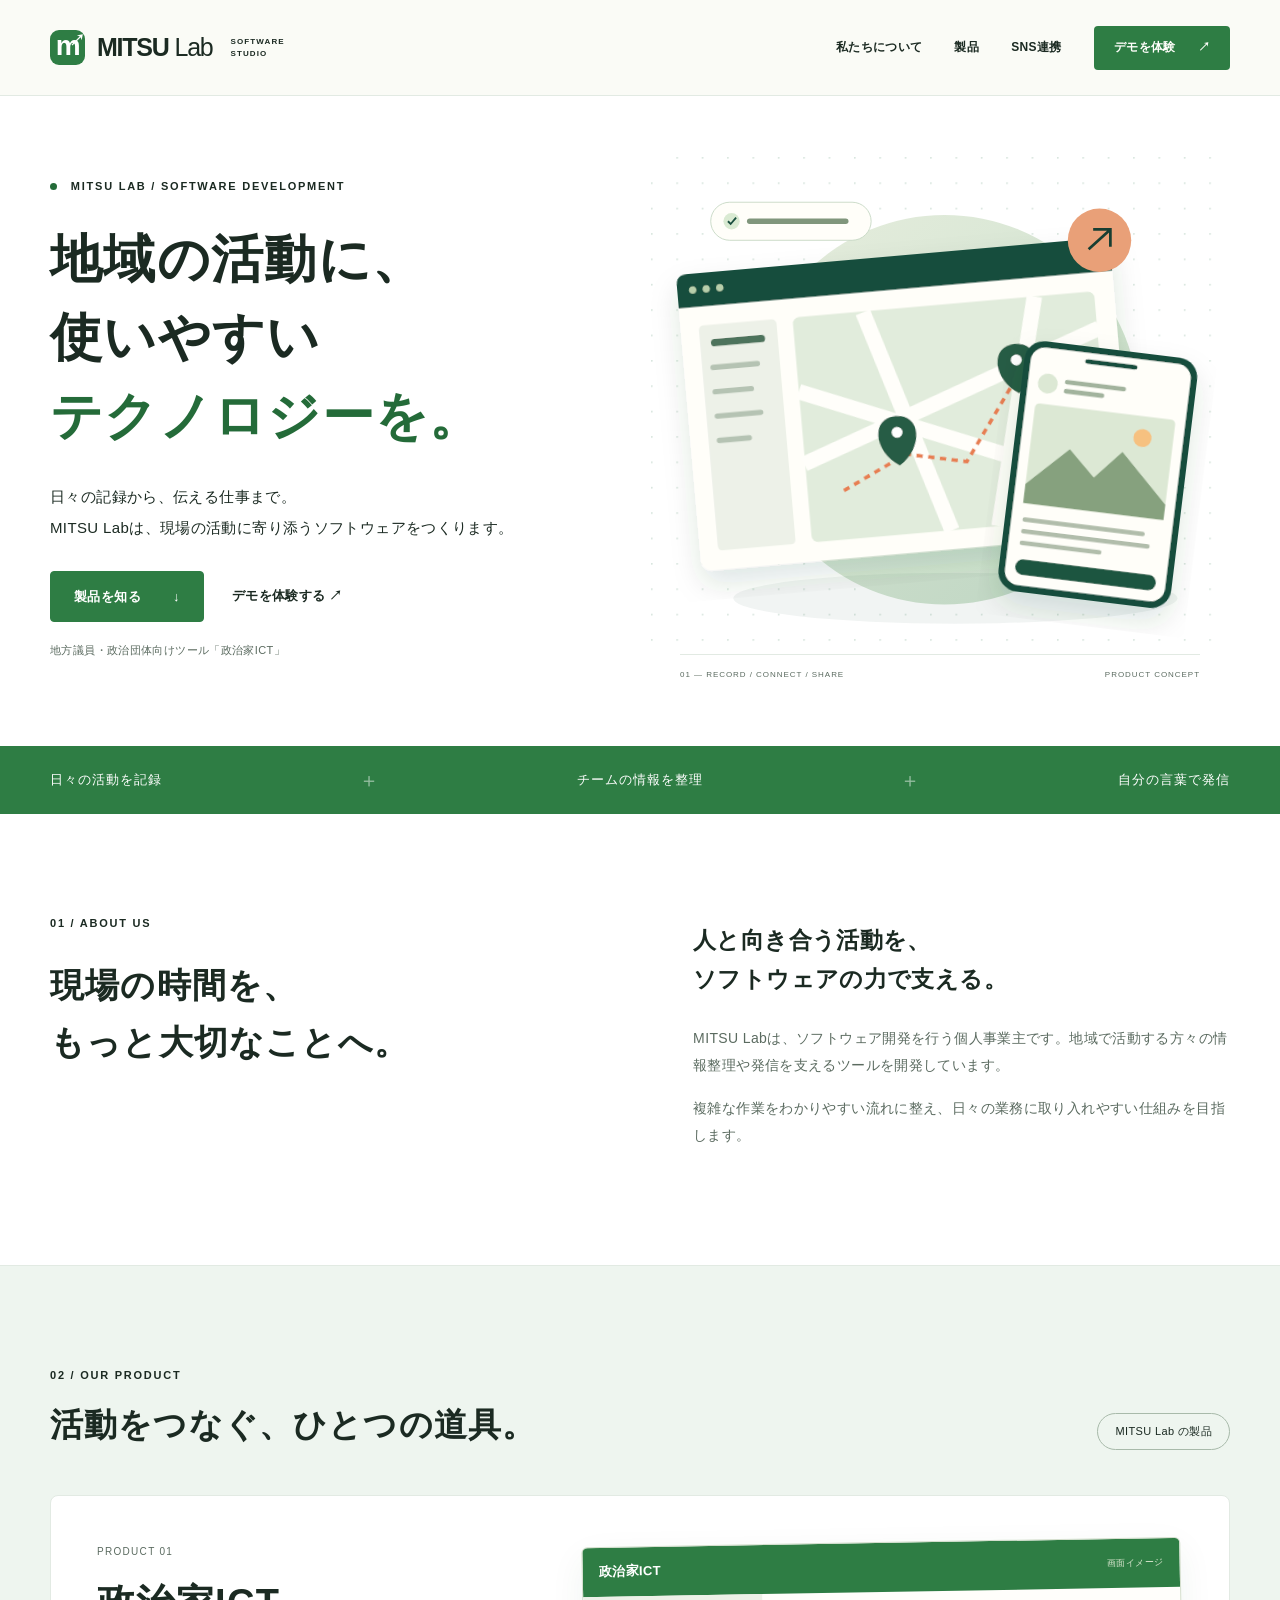
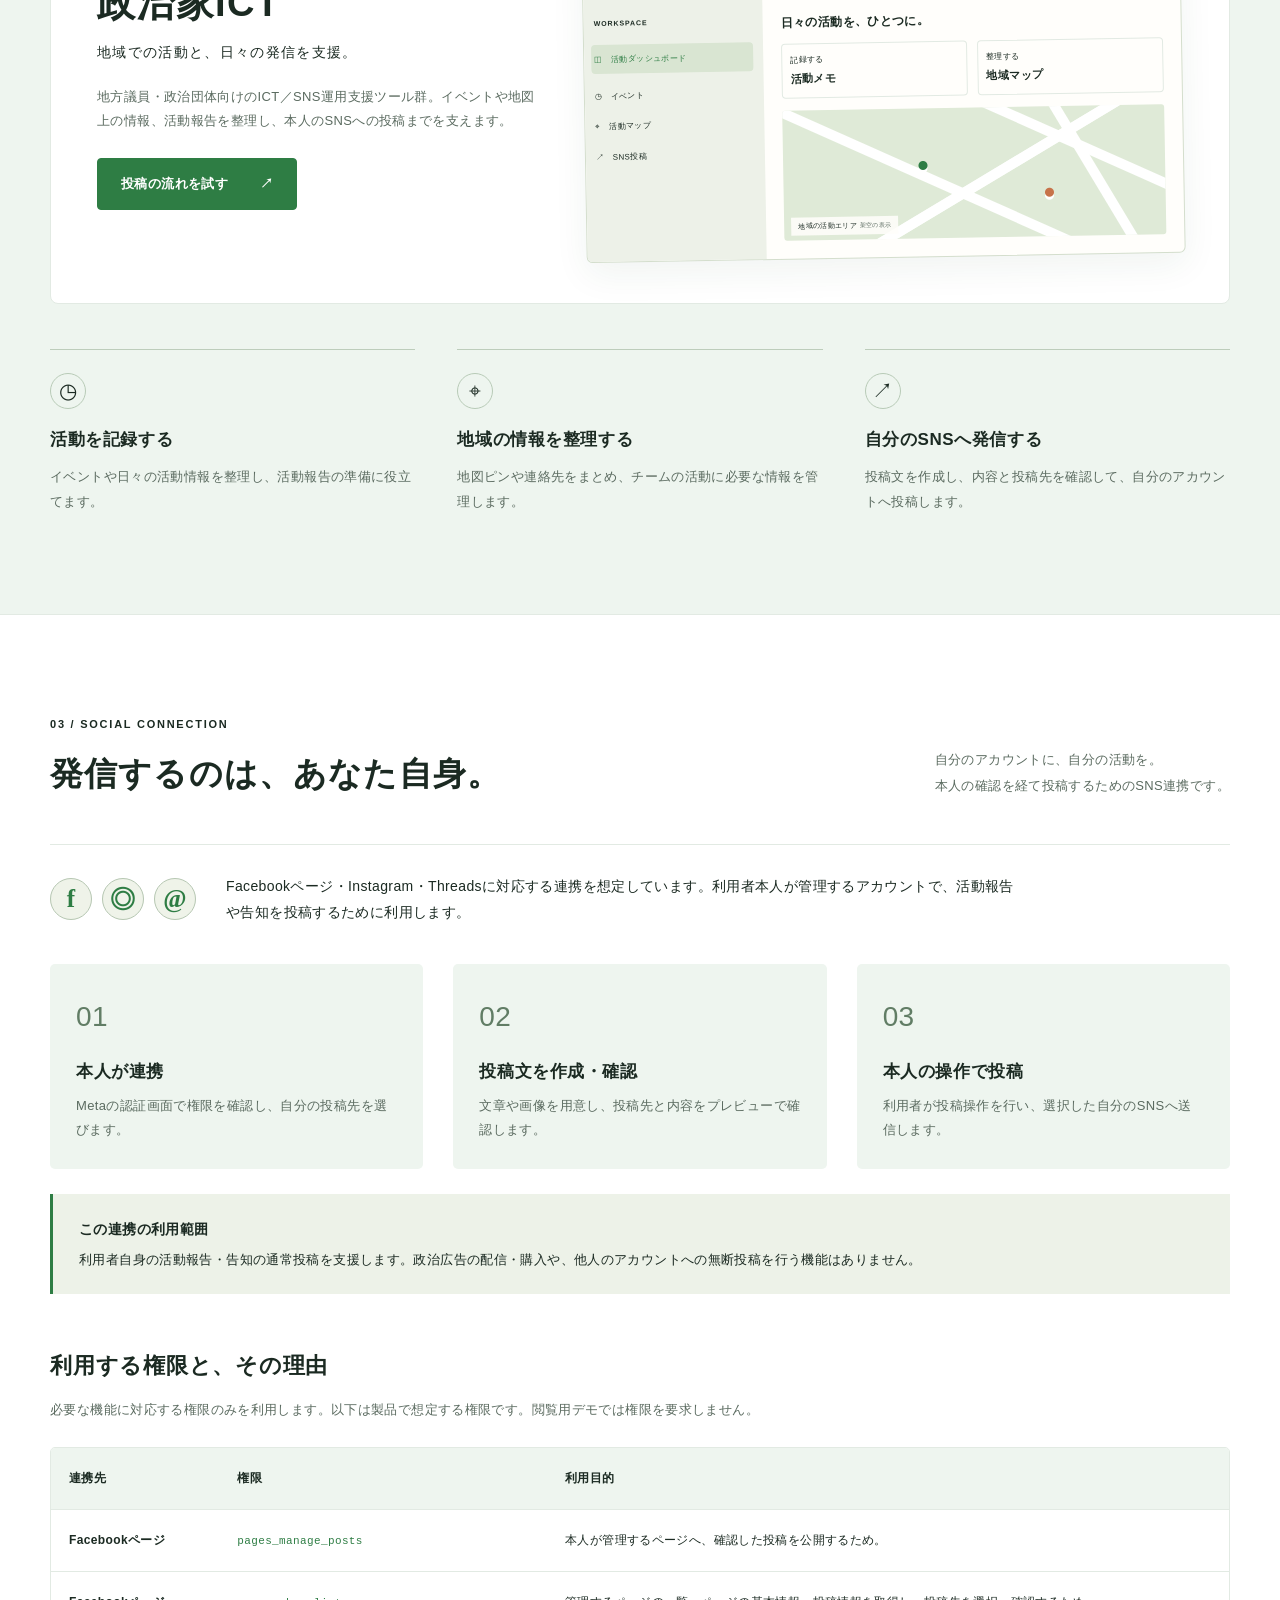
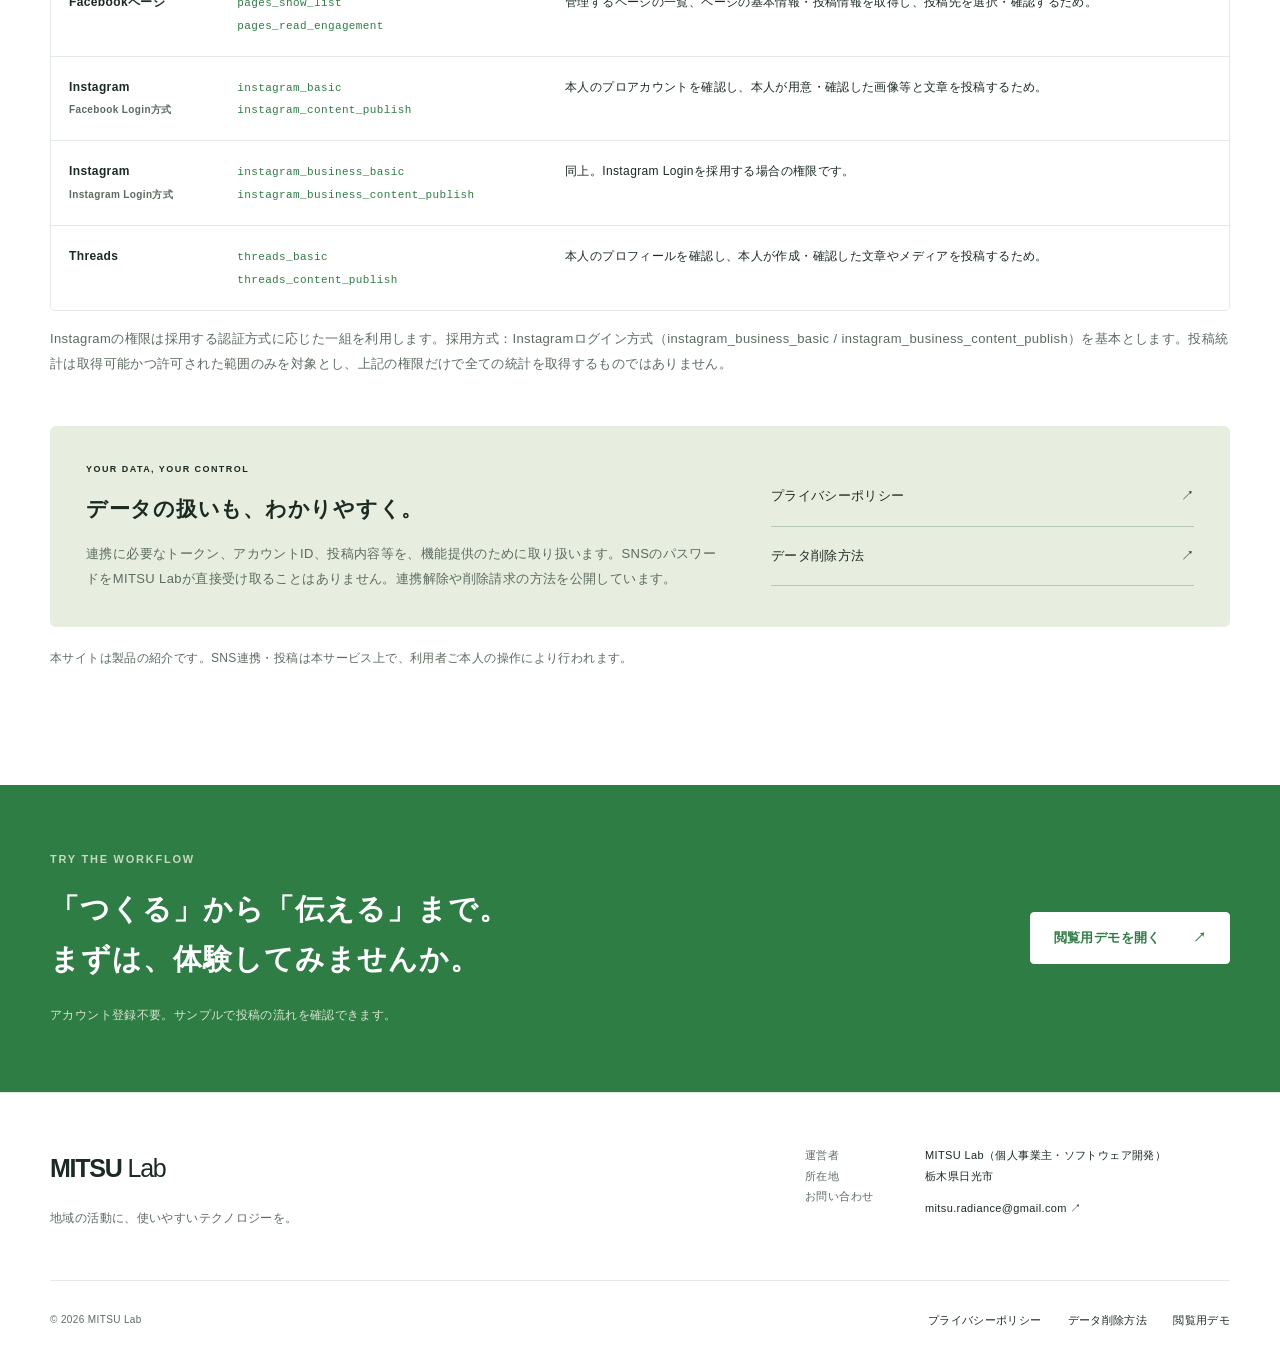
<file: index.html>
<!doctype html><html lang="ja"><head><meta charset="UTF-8"><meta name="viewport" content="width=device-width, initial-scale=1"><meta name="description" content="MITSU Labはソフトウェア開発を行う個人事業主です。地方議員・政治団体向け製品「政治家ICT」と、本人のSNSへの投稿支援を紹介します。"><meta name="theme-color" content="#2e7d44"><title>地域の活動に、使いやすいテクノロジーを | MITSU Lab</title><link rel="stylesheet" href="style.css"><link rel="icon" href="data:image/svg+xml,%3Csvg xmlns='http://www.w3.org/2000/svg' viewBox='0 0 32 32'%3E%3Crect width='32' height='32' rx='8' fill='%232e7d44'/%3E%3Ctext x='6' y='24' font-size='25' fill='white'%3Em%3C/text%3E%3C/svg%3E"></head><body><a class="skip" href="#main">本文へ移動</a><header class="header"><div class="wrap nav"><a class="brand" href="index.html" aria-label="MITSU Lab ホーム"><span class="brand-mark" aria-hidden="true">m<span>↗</span></span>MITSU <b>Lab</b><i>SOFTWARE STUDIO</i></a><nav aria-label="メインナビゲーション"><a href="index.html#about">私たちについて</a><a href="index.html#products">製品</a><a href="index.html#connection">SNS連携</a><a class="nav-cta" href="demo.html">デモを体験 <span aria-hidden="true">↗</span></a></nav></div></header><main id="main"><section class="hero wrap"><div class="hero-copy"><p class="eyebrow"><span class="dot"></span> MITSU LAB / SOFTWARE DEVELOPMENT</p><h1>地域の活動に、<br>使いやすい<br><span>テクノロジーを。</span></h1><p class="hero-lead">日々の記録から、伝える仕事まで。<br>MITSU Labは、現場の活動に寄り添う<br class="mobile-only">ソフトウェアをつくります。</p><div class="actions"><a class="button" href="#products">製品を知る <span>↓</span></a><a class="text-link" href="demo.html">デモを体験する ↗</a></div><p class="caption">地方議員・政治団体向けツール「政治家ICT」</p></div><div class="hero-visual"><svg class="hero-art" viewBox="0 0 640 550" role="img" aria-labelledby="art-title"><title id="art-title">地域の地図と活動報告の画面をつなぐ、MITSU Labのソフトウェアのイメージ図</title><defs><pattern id="grid" width="28" height="28" patternUnits="userSpaceOnUse"><circle cx="2" cy="2" r="1" fill="#a8c7b4" opacity=".55"/></pattern><linearGradient id="panel" x2="1" y2="1"><stop stop-color="#e6eddd"/><stop offset="1" stop-color="#c8dfcb"/></linearGradient><filter id="shadow"><feDropShadow dx="0" dy="15" stdDeviation="15" flood-color="#154734" flood-opacity=".13"/></filter></defs><rect width="640" height="550" rx="14" fill="url(#grid)"/><circle cx="325" cy="280" r="215" fill="url(#panel)"/><ellipse cx="337" cy="488" rx="245" ry="28" fill="#144b3a" opacity=".06"/><g transform="translate(42 109) rotate(-5 250 165)" filter="url(#shadow)"><rect width="480" height="328" rx="12" fill="#fffef9"/><path d="M12 0H468Q480 0 480 12V37H0V12Q0 0 12 0" fill="#194e3e"/><circle cx="17" cy="18" r="4" fill="#b8cfab"/><circle cx="32" cy="18" r="4" fill="#b8cfab"/><circle cx="47" cy="18" r="4" fill="#b8cfab"/><rect x="20" y="58" width="86" height="249" rx="5" fill="#edf1e8"/><rect x="32" y="74" width="60" height="8" rx="4" fill="#4d735c"/><path d="M32 105H81M32 132H72M32 159H80M32 186H65" stroke="#b5c3b3" stroke-width="6" stroke-linecap="round"/><rect x="124" y="58" width="334" height="249" rx="7" fill="#e1ecdc"/><path d="M123 220L460 99M124 140L456 274M202 59L279 307M392 58L331 307" stroke="#fffefa" stroke-width="17"/><path d="M164 253L236 219L302 233L362 149" stroke="#e77e51" stroke-width="4" stroke-dasharray="7 6" fill="none"/><g fill="#285b45"><path d="M228 176c-28 0-28 37 0 55 28-18 28-55 0-55"/><path d="M366 108c-28 0-28 37 0 55 28-18 28-55 0-55"/></g><g fill="#fff"><circle cx="228" cy="194" r="6"/><circle cx="366" cy="126" r="6"/></g></g><g transform="translate(398 213) rotate(7 100 140)" filter="url(#shadow)"><rect width="192" height="278" rx="22" fill="#194e3e"/><rect x="7" y="7" width="178" height="264" rx="16" fill="#fffef9"/><rect x="67" y="14" width="58" height="5" rx="3" fill="#194e3e"/><circle cx="29" cy="46" r="11" fill="#dce8d4"/><path d="M50 42H113M50 52H90" stroke="#a2b39d" stroke-width="5" stroke-linecap="round"/><rect x="18" y="69" width="156" height="111" rx="5" fill="#dce8d4"/><path d="M18 159L62 115L92 143L120 111L174 163V180H18Z" fill="#86a17e"/><circle cx="140" cy="93" r="10" fill="#f6c180"/><path d="M22 198H153M22 211H160M22 224H108" stroke="#b1bdab" stroke-width="5" stroke-linecap="round"/><rect x="18" y="242" width="156" height="17" rx="8" fill="#1b543f"/></g><g transform="translate(67 51)"><rect width="177" height="42" rx="21" fill="#fffef9" stroke="#c7d9c5"/><circle cx="23" cy="21" r="9" fill="#d9ead2"/><path d="M19 21l3 3 6-7" fill="none" stroke="#194e3e" stroke-width="2"/><path d="M43 21H149" stroke="#80967c" stroke-width="6" stroke-linecap="round"/></g><g transform="translate(496 93)"><circle r="35" fill="#e9a078"/><path d="M-12 10L12-12M-7-12H12V7" fill="none" stroke="#173e32" stroke-width="3"/></g></svg><div class="art-note"><span>01 — RECORD / CONNECT / SHARE</span><span>PRODUCT CONCEPT</span></div></div></section><div class="ticker"><div class="wrap"><span>日々の活動を記録</span><span aria-hidden="true">＋</span><span>チームの情報を整理</span><span aria-hidden="true">＋</span><span>自分の言葉で発信</span></div></div>
<section class="section wrap about" id="about"><div><p class="eyebrow">01 / ABOUT US</p><h2>現場の時間を、<br>もっと大切なことへ。</h2></div><div class="about-copy"><p class="large-copy">人と向き合う活動を、<br>ソフトウェアの力で支える。</p><p>MITSU Labは、ソフトウェア開発を行う個人事業主です。地域で活動する方々の情報整理や発信を支えるツールを開発しています。</p><p>複雑な作業をわかりやすい流れに整え、日々の業務に取り入れやすい仕組みを目指します。</p></div></section>
<section class="product-section" id="products"><div class="wrap section"><div class="section-heading"><div><p class="eyebrow">02 / OUR PRODUCT</p><h2>活動をつなぐ、ひとつの道具。</h2></div><span class="outlined-label">MITSU Lab の製品</span></div><div class="product-feature"><div class="product-description"><div class="product-number">PRODUCT 01</div><h3>政治家ICT<span>地域での活動と、日々の発信を支援。</span></h3><p>地方議員・政治団体向けのICT／SNS運用支援ツール群。イベントや地図上の情報、活動報告を整理し、本人のSNSへの投稿までを支えます。</p><a class="button" href="demo.html">投稿の流れを試す <span>↗</span></a></div><div class="product-board" role="img" aria-label="イベント、地図、活動報告をまとめる業務画面のイメージ。架空のサンプルです"><div class="board-bar"><b>政治家ICT</b><span>画面イメージ</span></div><div class="board-content"><div class="board-side"><b>WORKSPACE</b><span class="active">◫　活動ダッシュボード</span><span>◷　イベント</span><span>⌖　活動マップ</span><span>↗　SNS投稿</span></div><div class="board-main"><p>日々の活動を、ひとつに。</p><div class="mini-stats"><div><span>記録する</span><b>活動メモ</b></div><div><span>整理する</span><b>地域マップ</b></div></div><div class="map-art"><i></i><i></i><i></i><span class="pin p1">●</span><span class="pin p2">●</span><span class="map-label">地域の活動エリア <small>架空の表示</small></span></div></div></div></div></div><div class="feature-grid"><article><span class="icon">◷</span><h3>活動を記録する</h3><p>イベントや日々の活動情報を整理し、活動報告の準備に役立てます。</p></article><article><span class="icon">⌖</span><h3>地域の情報を整理する</h3><p>地図ピンや連絡先をまとめ、チームの活動に必要な情報を管理します。</p></article><article><span class="icon">↗</span><h3>自分のSNSへ発信する</h3><p>投稿文を作成し、内容と投稿先を確認して、自分のアカウントへ投稿します。</p></article></div></div></section>
<section class="section wrap" id="connection"><div class="section-heading"><div><p class="eyebrow">03 / SOCIAL CONNECTION</p><h2>発信するのは、あなた自身。</h2></div><p class="heading-description">自分のアカウントに、自分の活動を。<br>本人の確認を経て投稿するためのSNS連携です。</p></div><div class="social-intro"><div><span class="social-circle">f</span><span class="social-circle">◎</span><span class="social-circle">@</span></div><p>Facebookページ・Instagram・Threadsに対応する連携を想定しています。利用者本人が管理するアカウントで、活動報告や告知を投稿するために利用します。</p></div><div class="steps"><article><span>01</span><h3>本人が連携</h3><p>Metaの認証画面で権限を確認し、自分の投稿先を選びます。</p></article><article><span>02</span><h3>投稿文を作成・確認</h3><p>文章や画像を用意し、投稿先と内容をプレビューで確認します。</p></article><article><span>03</span><h3>本人の操作で投稿</h3><p>利用者が投稿操作を行い、選択した自分のSNSへ送信します。</p></article></div><div class="notice"><b>この連携の利用範囲</b><p>利用者自身の活動報告・告知の通常投稿を支援します。政治広告の配信・購入や、他人のアカウントへの無断投稿を行う機能はありません。</p></div><div class="permissions"><h3>利用する権限と、その理由</h3><p>必要な機能に対応する権限のみを利用します。以下は製品で想定する権限です。閲覧用デモでは権限を要求しません。</p><div class="table-scroll" tabindex="0" role="region" aria-label="SNS権限の一覧。横にスクロールできます"><table><thead><tr><th scope="col">連携先</th><th scope="col">権限</th><th scope="col">利用目的</th></tr></thead><tbody><tr><th scope="row">Facebookページ</th><td><code>pages_manage_posts</code></td><td>本人が管理するページへ、確認した投稿を公開するため。</td></tr><tr><th scope="row">Facebookページ</th><td><code>pages_show_list</code><br><code>pages_read_engagement</code></td><td>管理するページの一覧、ページの基本情報・投稿情報を取得し、投稿先を選択・確認するため。</td></tr><tr><th scope="row">Instagram<br><small>Facebook Login方式</small></th><td><code>instagram_basic</code><br><code>instagram_content_publish</code></td><td>本人のプロアカウントを確認し、本人が用意・確認した画像等と文章を投稿するため。</td></tr><tr><th scope="row">Instagram<br><small>Instagram Login方式</small></th><td><code>instagram_business_basic</code><br><code>instagram_business_content_publish</code></td><td>同上。Instagram Loginを採用する場合の権限です。</td></tr><tr><th scope="row">Threads</th><td><code>threads_basic</code><br><code>threads_content_publish</code></td><td>本人のプロフィールを確認し、本人が作成・確認した文章やメディアを投稿するため。</td></tr></tbody></table></div><p class="caption">Instagramの権限は採用する認証方式に応じた一組を利用します。採用方式：Instagramログイン方式（instagram_business_basic / instagram_business_content_publish）を基本とします。投稿統計は取得可能かつ許可された範囲のみを対象とし、上記の権限だけで全ての統計を取得するものではありません。</p></div><div class="data-summary"><div><span class="eyebrow">YOUR DATA, YOUR CONTROL</span><h3>データの扱いも、わかりやすく。</h3><p>連携に必要なトークン、アカウントID、投稿内容等を、機能提供のために取り扱います。SNSのパスワードをMITSU Labが直接受け取ることはありません。連携解除や削除請求の方法を公開しています。</p></div><div class="policy-links"><a href="privacy.html">プライバシーポリシー <span>↗</span></a><a href="data-deletion.html">データ削除方法 <span>↗</span></a></div></div><p class="caption">本サイトは製品の紹介です。SNS連携・投稿は本サービス上で、利用者ご本人の操作により行われます。</p></section>
<section class="cta-section"><div class="wrap cta-inner"><div><p class="eyebrow">TRY THE WORKFLOW</p><h2>「つくる」から「伝える」まで。<br>まずは、体験してみませんか。</h2><p>アカウント登録不要。サンプルで投稿の流れを確認できます。</p></div><a class="button button-light" href="demo.html">閲覧用デモを開く <span>↗</span></a></div></section></main><footer><div class="wrap"><div class="footer-top"><div><a class="brand" href="index.html">MITSU <b>Lab</b></a><p>地域の活動に、使いやすいテクノロジーを。</p></div><dl class="operator"><div><dt>運営者</dt><dd>MITSU Lab（個人事業主・ソフトウェア開発）</dd></div><div><dt>所在地</dt><dd>栃木県日光市</dd></div><div><dt>お問い合わせ</dt><dd><a href="mailto:mitsu.radiance@gmail.com">mitsu.radiance@gmail.com ↗</a></dd></div></dl></div><div class="footer-bottom"><small>© 2026 MITSU Lab</small><nav aria-label="ポリシー"><a href="privacy.html">プライバシーポリシー</a><a href="data-deletion.html">データ削除方法</a><a href="demo.html">閲覧用デモ</a></nav></div></div></footer></body></html>
</file>
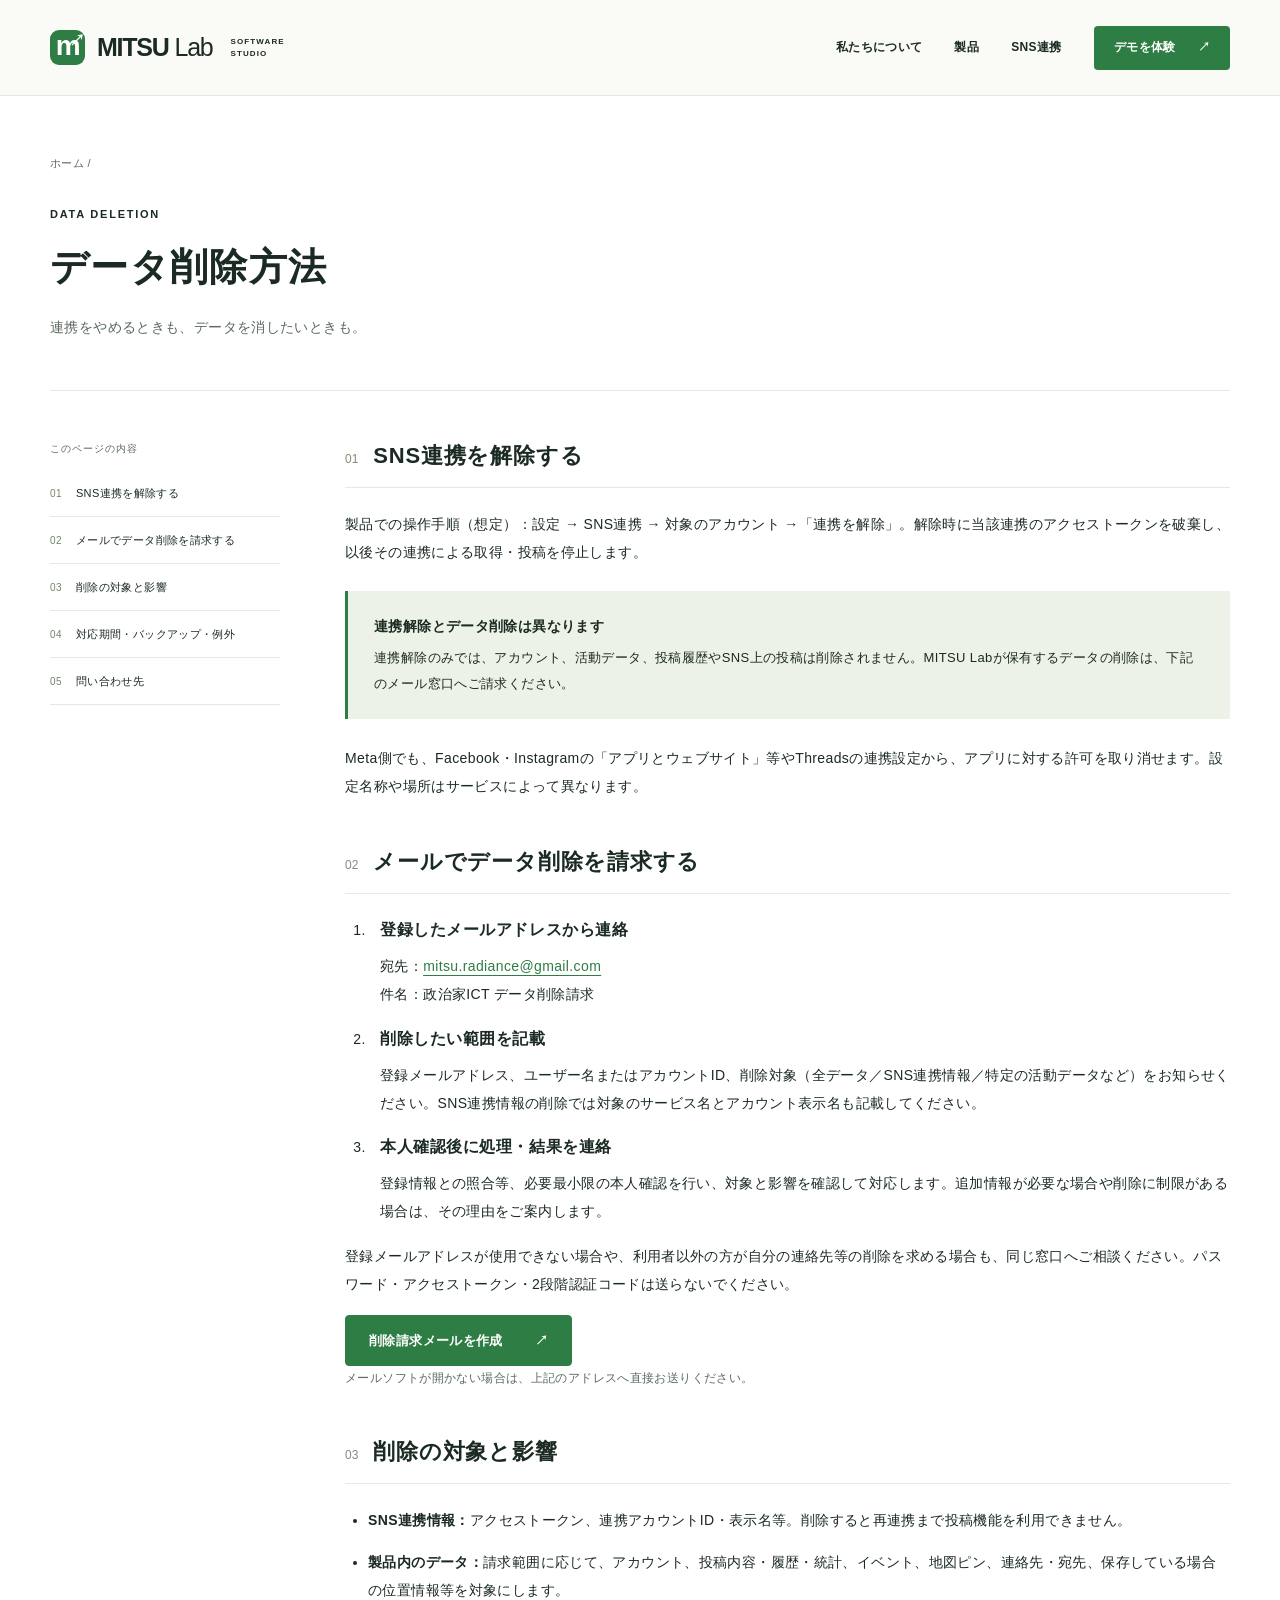
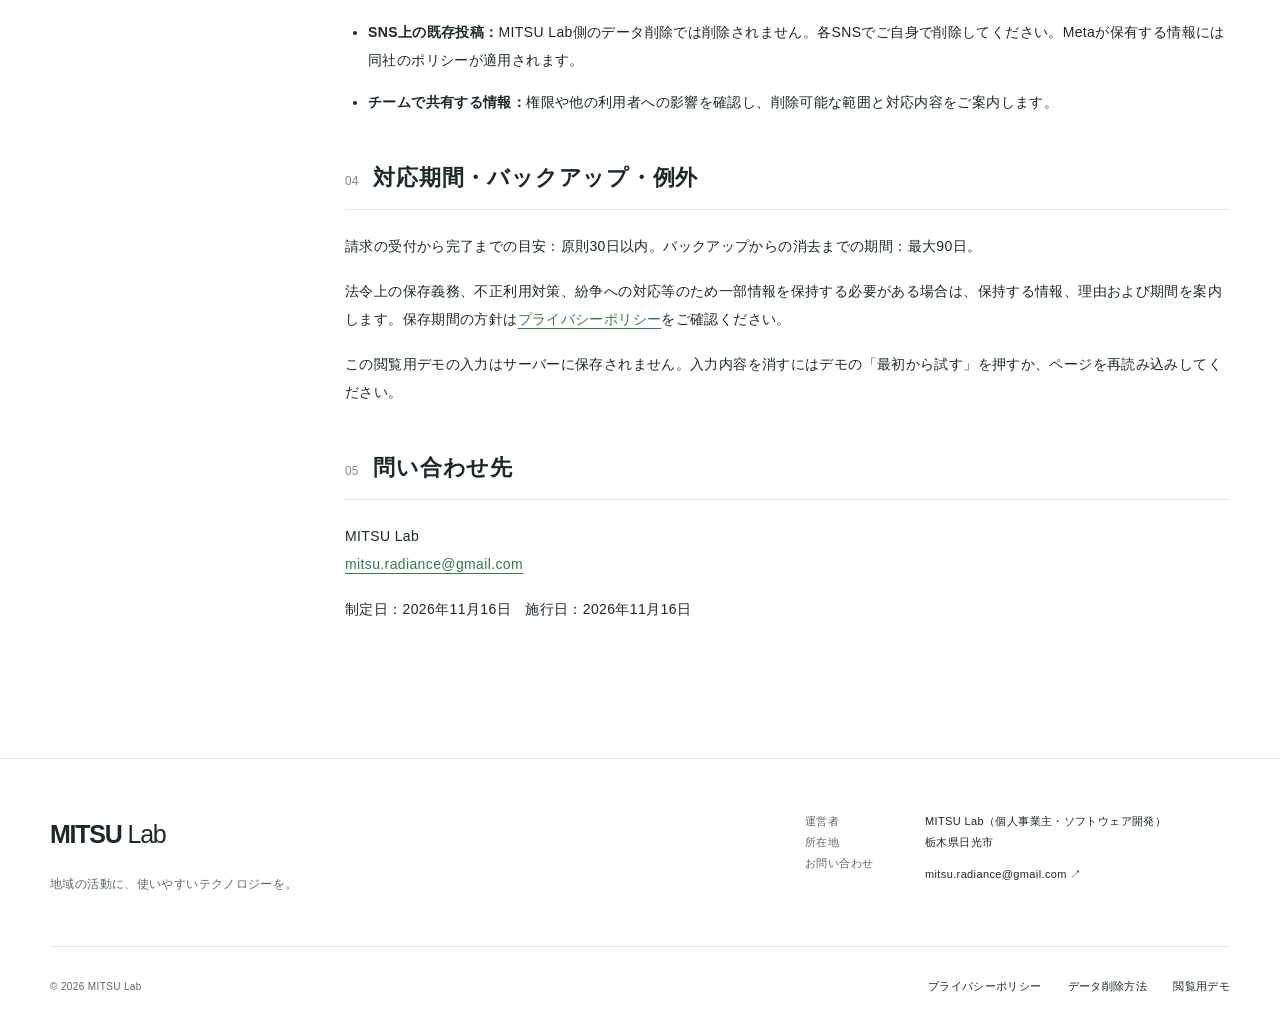
<file: data-deletion.html>
<!doctype html><html lang="ja"><head><meta charset="UTF-8"><meta name="viewport" content="width=device-width, initial-scale=1"><meta name="description" content="連携をやめるときも、データを消したいときも。"><meta name="theme-color" content="#2e7d44"><title>データ削除方法 | MITSU Lab</title><link rel="stylesheet" href="style.css"><link rel="icon" href="data:image/svg+xml,%3Csvg xmlns='http://www.w3.org/2000/svg' viewBox='0 0 32 32'%3E%3Crect width='32' height='32' rx='8' fill='%232e7d44'/%3E%3Ctext x='6' y='24' font-size='25' fill='white'%3Em%3C/text%3E%3C/svg%3E"></head><body><a class="skip" href="#main">本文へ移動</a><header class="header"><div class="wrap nav"><a class="brand" href="index.html" aria-label="MITSU Lab ホーム"><span class="brand-mark" aria-hidden="true">m<span>↗</span></span>MITSU <b>Lab</b><i>SOFTWARE STUDIO</i></a><nav aria-label="メインナビゲーション"><a href="index.html#about">私たちについて</a><a href="index.html#products">製品</a><a href="index.html#connection">SNS連携</a><a class="nav-cta" href="demo.html">デモを体験 <span aria-hidden="true">↗</span></a></nav></div></header><main id="main"><div class="wrap legal-hero"><a class="breadcrumb" href="index.html">ホーム /</a><p class="eyebrow">DATA DELETION</p><h1>データ削除方法</h1><p>連携をやめるときも、データを消したいときも。</p></div><div class="wrap legal-layout"><aside class="toc"><p>このページの内容</p><nav aria-label="目次"><a href="#disconnect"><span>01</span>SNS連携を解除する</a><a href="#request"><span>02</span>メールでデータ削除を請求する</a><a href="#scope"><span>03</span>削除の対象と影響</a><a href="#timing"><span>04</span>対応期間・バックアップ・例外</a><a href="#contact"><span>05</span>問い合わせ先</a></nav></aside><div class="legal-body"><section id="disconnect" class="legal-section"><h2><span>01</span>SNS連携を解除する</h2><p>製品での操作手順（想定）：設定 → SNS連携 → 対象のアカウント →「連携を解除」。解除時に当該連携のアクセストークンを破棄し、以後その連携による取得・投稿を停止します。</p><div class="notice"><b>連携解除とデータ削除は異なります</b><p>連携解除のみでは、アカウント、活動データ、投稿履歴やSNS上の投稿は削除されません。MITSU Labが保有するデータの削除は、下記のメール窓口へご請求ください。</p></div><p>Meta側でも、Facebook・Instagramの「アプリとウェブサイト」等やThreadsの連携設定から、アプリに対する許可を取り消せます。設定名称や場所はサービスによって異なります。</p></section><section id="request" class="legal-section"><h2><span>02</span>メールでデータ削除を請求する</h2><ol class="request-steps"><li><h3>登録したメールアドレスから連絡</h3><p>宛先：<a href="mailto:mitsu.radiance@gmail.com">mitsu.radiance@gmail.com</a><br>件名：政治家ICT データ削除請求</p></li><li><h3>削除したい範囲を記載</h3><p>登録メールアドレス、ユーザー名またはアカウントID、削除対象（全データ／SNS連携情報／特定の活動データなど）をお知らせください。SNS連携情報の削除では対象のサービス名とアカウント表示名も記載してください。</p></li><li><h3>本人確認後に処理・結果を連絡</h3><p>登録情報との照合等、必要最小限の本人確認を行い、対象と影響を確認して対応します。追加情報が必要な場合や削除に制限がある場合は、その理由をご案内します。</p></li></ol><p>登録メールアドレスが使用できない場合や、利用者以外の方が自分の連絡先等の削除を求める場合も、同じ窓口へご相談ください。パスワード・アクセストークン・2段階認証コードは送らないでください。</p><a class="button" href="mailto:mitsu.radiance@gmail.com?subject=%E6%94%BF%E6%B2%BB%E5%AE%B6ICT%20%E3%83%87%E3%83%BC%E3%82%BF%E5%89%8A%E9%99%A4%E8%AB%8B%E6%B1%82">削除請求メールを作成 <span>↗</span></a><p class="caption">メールソフトが開かない場合は、上記のアドレスへ直接お送りください。</p></section><section id="scope" class="legal-section"><h2><span>03</span>削除の対象と影響</h2><ul><li><strong>SNS連携情報：</strong>アクセストークン、連携アカウントID・表示名等。削除すると再連携まで投稿機能を利用できません。</li><li><strong>製品内のデータ：</strong>請求範囲に応じて、アカウント、投稿内容・履歴・統計、イベント、地図ピン、連絡先・宛先、保存している場合の位置情報等を対象にします。</li><li><strong>SNS上の既存投稿：</strong>MITSU Lab側のデータ削除では削除されません。各SNSでご自身で削除してください。Metaが保有する情報には同社のポリシーが適用されます。</li><li><strong>チームで共有する情報：</strong>権限や他の利用者への影響を確認し、削除可能な範囲と対応内容をご案内します。</li></ul></section><section id="timing" class="legal-section"><h2><span>04</span>対応期間・バックアップ・例外</h2><p>請求の受付から完了までの目安：原則30日以内。バックアップからの消去までの期間：最大90日。</p><p>法令上の保存義務、不正利用対策、紛争への対応等のため一部情報を保持する必要がある場合は、保持する情報、理由および期間を案内します。保存期間の方針は<a href="privacy.html#retention">プライバシーポリシー</a>をご確認ください。</p><p>この閲覧用デモの入力はサーバーに保存されません。入力内容を消すにはデモの「最初から試す」を押すか、ページを再読み込みしてください。</p></section><section id="contact" class="legal-section"><h2><span>05</span>問い合わせ先</h2><p>MITSU Lab<br><a href="mailto:mitsu.radiance@gmail.com">mitsu.radiance@gmail.com</a></p><p>制定日：2026年11月16日　施行日：2026年11月16日</p></section></div></div></main><footer><div class="wrap"><div class="footer-top"><div><a class="brand" href="index.html">MITSU <b>Lab</b></a><p>地域の活動に、使いやすいテクノロジーを。</p></div><dl class="operator"><div><dt>運営者</dt><dd>MITSU Lab（個人事業主・ソフトウェア開発）</dd></div><div><dt>所在地</dt><dd>栃木県日光市</dd></div><div><dt>お問い合わせ</dt><dd><a href="mailto:mitsu.radiance@gmail.com">mitsu.radiance@gmail.com ↗</a></dd></div></dl></div><div class="footer-bottom"><small>© 2026 MITSU Lab</small><nav aria-label="ポリシー"><a href="privacy.html">プライバシーポリシー</a><a href="data-deletion.html">データ削除方法</a><a href="demo.html">閲覧用デモ</a></nav></div></div></footer></body></html>
</file>
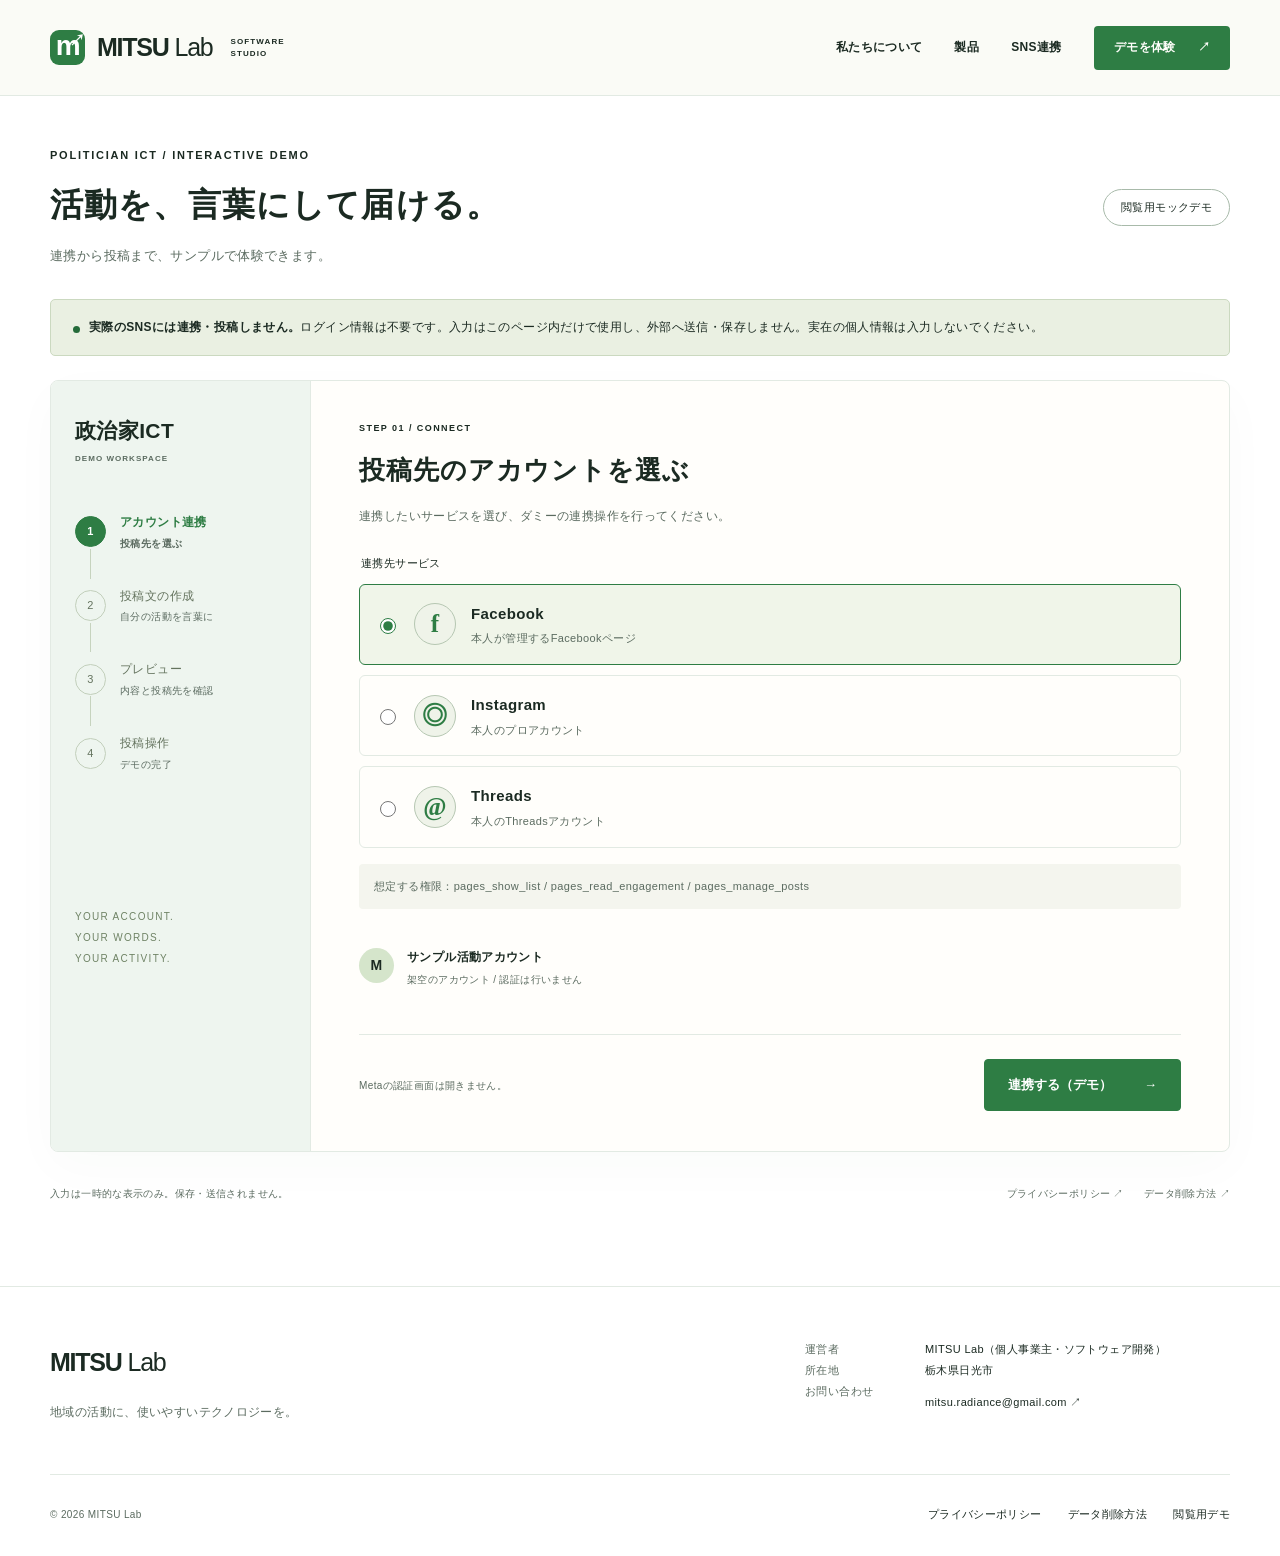
<file: demo.html>
<!doctype html><html lang="ja"><head><meta charset="UTF-8"><meta name="viewport" content="width=device-width, initial-scale=1"><meta name="description" content="SNS連携から投稿までを試せる閲覧用モックデモです。実際のSNSへの連携・投稿・データ送信は行いません。"><meta name="theme-color" content="#2e7d44"><title>投稿フローを体験 | MITSU Lab</title><link rel="stylesheet" href="style.css"><link rel="icon" href="data:image/svg+xml,%3Csvg xmlns='http://www.w3.org/2000/svg' viewBox='0 0 32 32'%3E%3Crect width='32' height='32' rx='8' fill='%232e7d44'/%3E%3Ctext x='6' y='24' font-size='25' fill='white'%3Em%3C/text%3E%3C/svg%3E"></head><body><a class="skip" href="#main">本文へ移動</a><header class="header"><div class="wrap nav"><a class="brand" href="index.html" aria-label="MITSU Lab ホーム"><span class="brand-mark" aria-hidden="true">m<span>↗</span></span>MITSU <b>Lab</b><i>SOFTWARE STUDIO</i></a><nav aria-label="メインナビゲーション"><a href="index.html#about">私たちについて</a><a href="index.html#products">製品</a><a href="index.html#connection">SNS連携</a><a class="nav-cta" href="demo.html">デモを体験 <span aria-hidden="true">↗</span></a></nav></div></header><main id="main"><div class="wrap demo-heading"><div><p class="eyebrow">POLITICIAN ICT / INTERACTIVE DEMO</p><h1>活動を、言葉にして届ける。</h1><p>連携から投稿まで、サンプルで体験できます。</p></div><span class="outlined-label">閲覧用モックデモ</span></div><div class="wrap"><div class="demo-banner"><span class="dot"></span><p><strong>実際のSNSには連携・投稿しません。</strong>ログイン情報は不要です。入力はこのページ内だけで使用し、外部へ送信・保存しません。実在の個人情報は入力しないでください。</p></div><noscript><p class="notice">この体験にはJavaScriptが必要です。流れは「本人が連携 → 投稿文を作成・確認 → 投稿」です。SNS連携の用途は<a href="index.html#connection">製品紹介</a>をご覧ください。</p></noscript><div class="demo-shell"><aside class="demo-sidebar"><a class="demo-product" href="index.html#products">政治家ICT <small>DEMO WORKSPACE</small></a><ol class="progress" aria-label="投稿までのステップ"><li class="current" id="s1" aria-current="step"><span>1</span><div>アカウント連携<small>投稿先を選ぶ</small></div></li><li id="s2"><span>2</span><div>投稿文の作成<small>自分の活動を言葉に</small></div></li><li id="s3"><span>3</span><div>プレビュー<small>内容と投稿先を確認</small></div></li><li id="s4"><span>4</span><div>投稿操作<small>デモの完了</small></div></li></ol><p class="demo-sidebar-note">YOUR ACCOUNT.<br>YOUR WORDS.<br>YOUR ACTIVITY.</p></aside><div class="demo-work"><section class="demo-panel" id="panel1" aria-labelledby="title1"><span class="eyebrow">STEP 01 / CONNECT</span><h2 id="title1" tabindex="-1">投稿先のアカウントを選ぶ</h2><p>連携したいサービスを選び、ダミーの連携操作を行ってください。</p><fieldset class="platform-options"><legend>連携先サービス</legend><label><input type="radio" name="platform" value="Facebook" checked><span class="social-circle">f</span><span><b>Facebook</b><small>本人が管理するFacebookページ</small></span></label><label><input type="radio" name="platform" value="Instagram"><span class="social-circle">◎</span><span><b>Instagram</b><small>本人のプロアカウント</small></span></label><label><input type="radio" name="platform" value="Threads"><span class="social-circle">@</span><span><b>Threads</b><small>本人のThreadsアカウント</small></span></label></fieldset><p class="small-note" id="permission-note">想定する権限：pages_show_list / pages_read_engagement / pages_manage_posts</p><div class="mock-account"><span class="avatar">M</span><div><b>サンプル活動アカウント</b><small>架空のアカウント / 認証は行いません</small></div></div><div class="panel-actions"><span class="caption">Metaの認証画面は開きません。</span><button class="button" type="button" id="connect">連携する（デモ） <span>→</span></button></div></section>
<section class="demo-panel" id="panel2" aria-labelledby="title2" hidden><span class="eyebrow">STEP 02 / COMPOSE</span><h2 id="title2" tabindex="-1">あなたの活動を、投稿文に。</h2><p><span class="connected-badge">● デモ連携済み</span> <span data-platform>Facebook</span> / サンプル活動アカウント</p><label class="field-label" for="post-text">投稿文 <span>必須</span></label><textarea id="post-text" rows="7" maxlength="500">【活動報告】
本日は地域の交流イベントに参加しました。
暮らしの中で感じていることや、地域のこれからについて、お話を伺いました。

いただいた声を、日々の活動に生かしていきます。

#活動報告 #地域のつながり</textarea><div class="input-meta"><span>架空の活動報告サンプルです。</span><span id="counter">0 / 500</span></div><p class="caption">この体験では全サービス共通で500文字まで入力できます。本番APIの制限を再現するものではありません。</p><div class="sample-media"><div class="sample-thumbnail" role="img" aria-label="地域の公園を描いたサンプルイラスト"><span>🌳</span></div><div><b>サンプル画像を添付</b><p>地域の風景をイメージした図版</p><label class="check-label"><input type="checkbox" id="attach" checked> この画像をプレビューに表示</label></div></div><p class="small-note">Instagramへの投稿では画像・動画が必要です。このデモではサンプル画像を使用します。</p><p id="compose-error" class="error" role="alert"></p><div class="panel-actions"><button class="back-button" type="button" id="back1">← 連携先を選び直す</button><button class="button" type="button" id="preview">プレビューへ <span>→</span></button></div></section>
<section class="demo-panel" id="panel3" aria-labelledby="title3" hidden><span class="eyebrow">STEP 03 / PREVIEW</span><h2 id="title3" tabindex="-1">投稿する前に、ひと呼吸。</h2><p>投稿先・文章・画像を確認してください。実際には送信されません。</p><article class="post-preview"><div class="post-head"><span class="avatar">M</span><div><b>サンプル活動アカウント</b><small><span data-platform>Facebook</span> · 投稿プレビュー</small></div><span class="post-dots" aria-hidden="true">•••</span></div><p id="preview-text"></p><div id="preview-media" class="landscape" role="img" aria-label="緑の丘と木々を描いた地域の風景のサンプルイラスト"><span class="sun"></span><span class="hill h1"></span><span class="hill h2"></span><span class="tree t1">♣</span><span class="tree t2">♣</span><span class="landscape-label">地域の風景 / SAMPLE IMAGE</span></div><div class="preview-footer">画面はイメージです。SNSの実際の表示とは異なります。</div></article><label class="check-label confirm"><input type="checkbox" id="confirm"> 投稿先と内容を確認しました（デモ）</label><div class="panel-actions"><button class="back-button" type="button" id="back2">← 文章を編集する</button><button class="button" type="button" id="publish" disabled>投稿する（デモ） <span>↗</span></button></div></section>
<section class="demo-panel completion" id="panel4" aria-labelledby="title4" hidden><span class="success-icon" aria-hidden="true">✓</span><span class="eyebrow">STEP 04 / COMPLETE</span><h2 id="title4" tabindex="-1">投稿操作を体験しました。</h2><p>これはデモの完了画面です。<br><strong>実際のSNSへの投稿・データ送信は行われていません。</strong></p><div class="result-card"><span>今回の投稿先（サンプル）</span><b><span data-platform>Facebook</span> / サンプル活動アカウント</b><small>入力した内容は再読み込みで消去されます。</small></div><button type="button" class="button" id="restart">最初から試す <span>↺</span></button><a class="text-link" href="index.html#connection">SNS連携の仕組みを読む ↗</a></section></div></div><p id="live-status" class="sr-only" aria-live="polite"></p><div class="demo-bottom"><span>入力は一時的な表示のみ。保存・送信されません。</span><div><a href="privacy.html">プライバシーポリシー ↗</a><a href="data-deletion.html">データ削除方法 ↗</a></div></div></div></main><footer><div class="wrap"><div class="footer-top"><div><a class="brand" href="index.html">MITSU <b>Lab</b></a><p>地域の活動に、使いやすいテクノロジーを。</p></div><dl class="operator"><div><dt>運営者</dt><dd>MITSU Lab（個人事業主・ソフトウェア開発）</dd></div><div><dt>所在地</dt><dd>栃木県日光市</dd></div><div><dt>お問い合わせ</dt><dd><a href="mailto:mitsu.radiance@gmail.com">mitsu.radiance@gmail.com ↗</a></dd></div></dl></div><div class="footer-bottom"><small>© 2026 MITSU Lab</small><nav aria-label="ポリシー"><a href="privacy.html">プライバシーポリシー</a><a href="data-deletion.html">データ削除方法</a><a href="demo.html">閲覧用デモ</a></nav></div></div></footer><script>
'use strict';
(()=>{
 const $=id=>document.getElementById(id); let platform='Facebook';
 const original=$('post-text').value;
 const permissions={Facebook:'pages_show_list / pages_read_engagement / pages_manage_posts',Instagram:'instagram_basic / instagram_content_publish（Facebook Login方式の例）',Threads:'threads_basic / threads_content_publish'};
 function go(step){for(let i=1;i<=4;i++){ $('panel'+i).hidden=i!==step;const s=$('s'+i);s.classList.toggle('current',i===step);s.classList.toggle('done',i<step);if(i===step)s.setAttribute('aria-current','step');else s.removeAttribute('aria-current');}document.querySelectorAll('[data-platform]').forEach(el=>el.textContent=platform);$('live-status').textContent='ステップ'+step+' / 4';$('title'+step).focus();}
 document.querySelectorAll('input[name="platform"]').forEach(el=>el.addEventListener('change',()=>{platform=el.value;$('permission-note').textContent='想定する権限：'+permissions[platform];}));
 function count(){$('counter').textContent=Array.from($('post-text').value).length+' / 500';if($('post-text').value.trim())$('compose-error').textContent='';}
 $('post-text').addEventListener('input',count);count();
 $('connect').addEventListener('click',()=>go(2));$('back1').addEventListener('click',()=>go(1));$('back2').addEventListener('click',()=>go(2));
 $('preview').addEventListener('click',()=>{if(!$('post-text').value.trim()){$('compose-error').textContent='投稿文を入力してください。';$('post-text').focus();return;}if(platform==='Instagram'&&!$('attach').checked){$('compose-error').textContent='Instagramのデモではサンプル画像を添付してください。';$('attach').focus();return;}$('preview-text').textContent=$('post-text').value;$('preview-media').hidden=!$('attach').checked;$('confirm').checked=false;$('publish').disabled=true;go(3);});
 $('confirm').addEventListener('change',()=>{$('publish').disabled=!$('confirm').checked;});$('publish').addEventListener('click',()=>{if($('confirm').checked)go(4);});
 $('restart').addEventListener('click',()=>{platform='Facebook';document.querySelector('input[value="Facebook"]').checked=true;$('permission-note').textContent='想定する権限：'+permissions.Facebook;$('post-text').value=original;$('attach').checked=true;$('confirm').checked=false;$('publish').disabled=true;$('preview-text').textContent='';count();go(1);});
})();
</script></body></html>
</file>
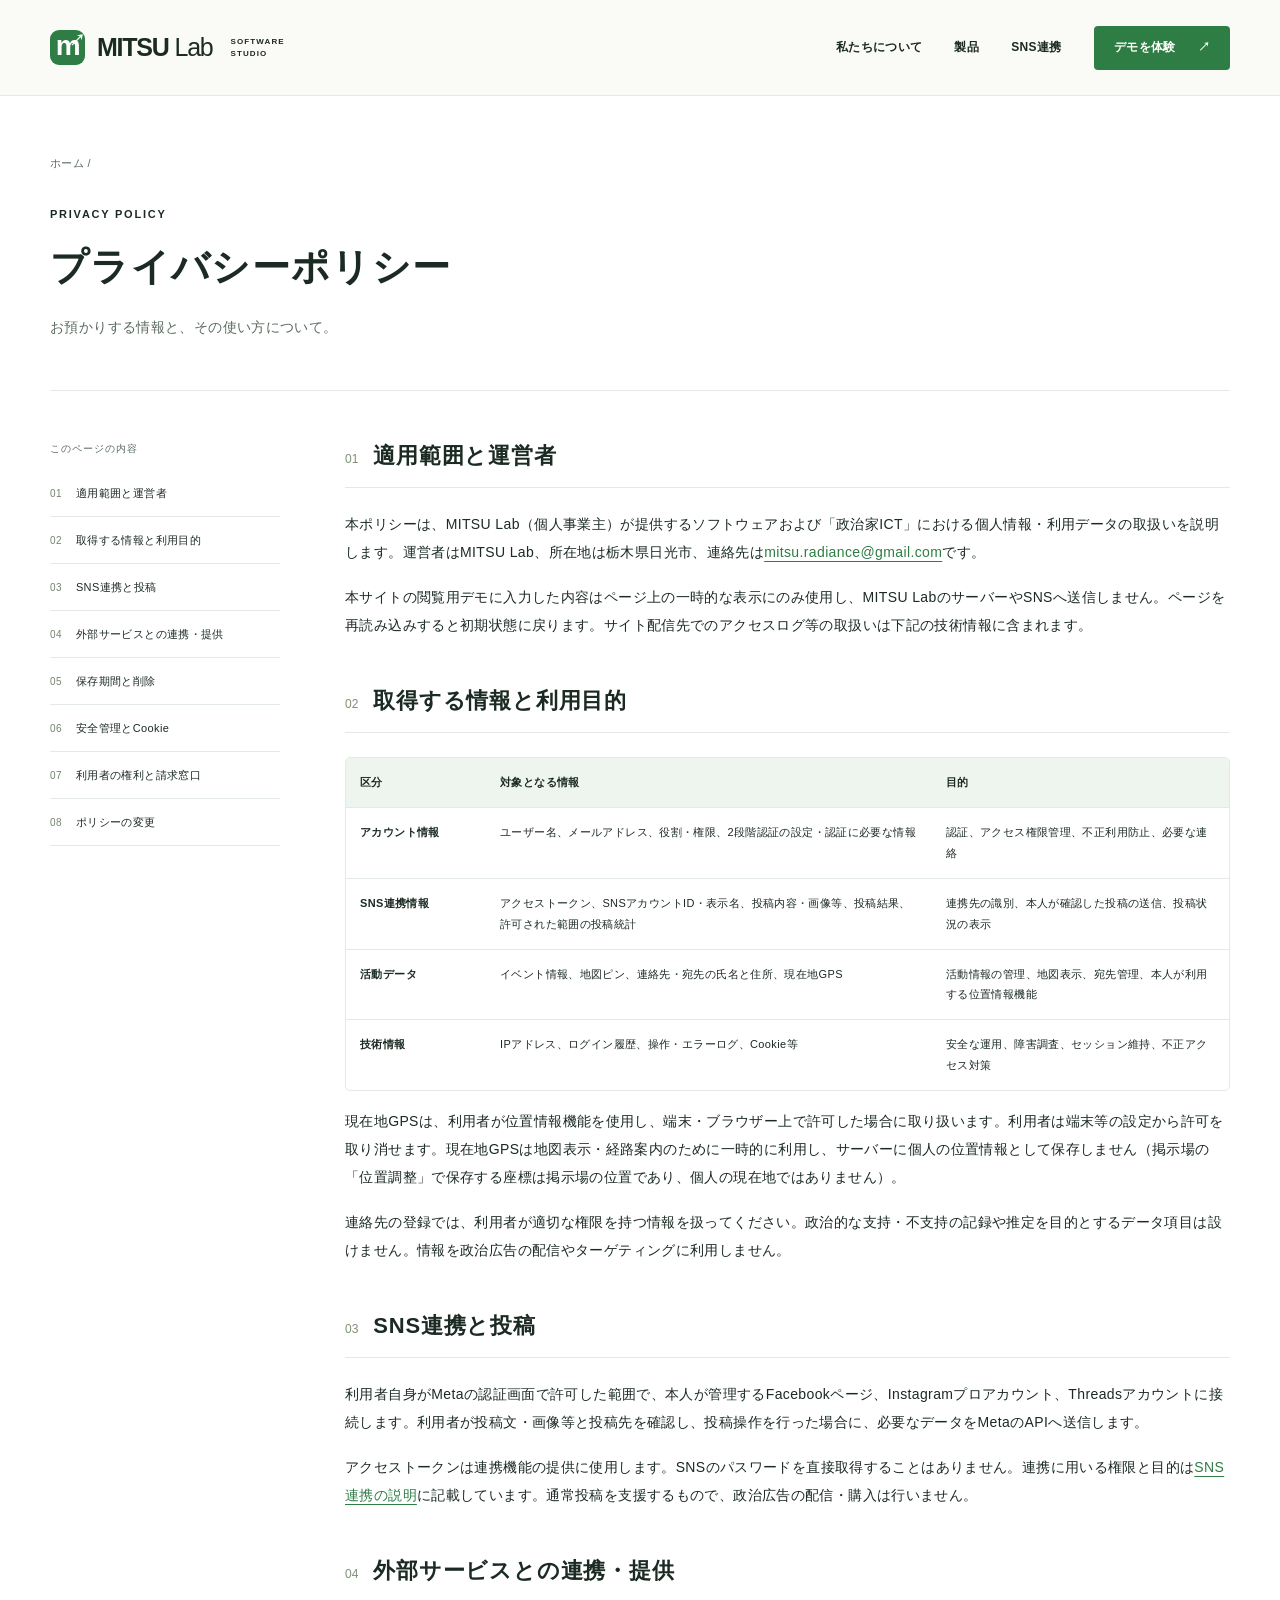
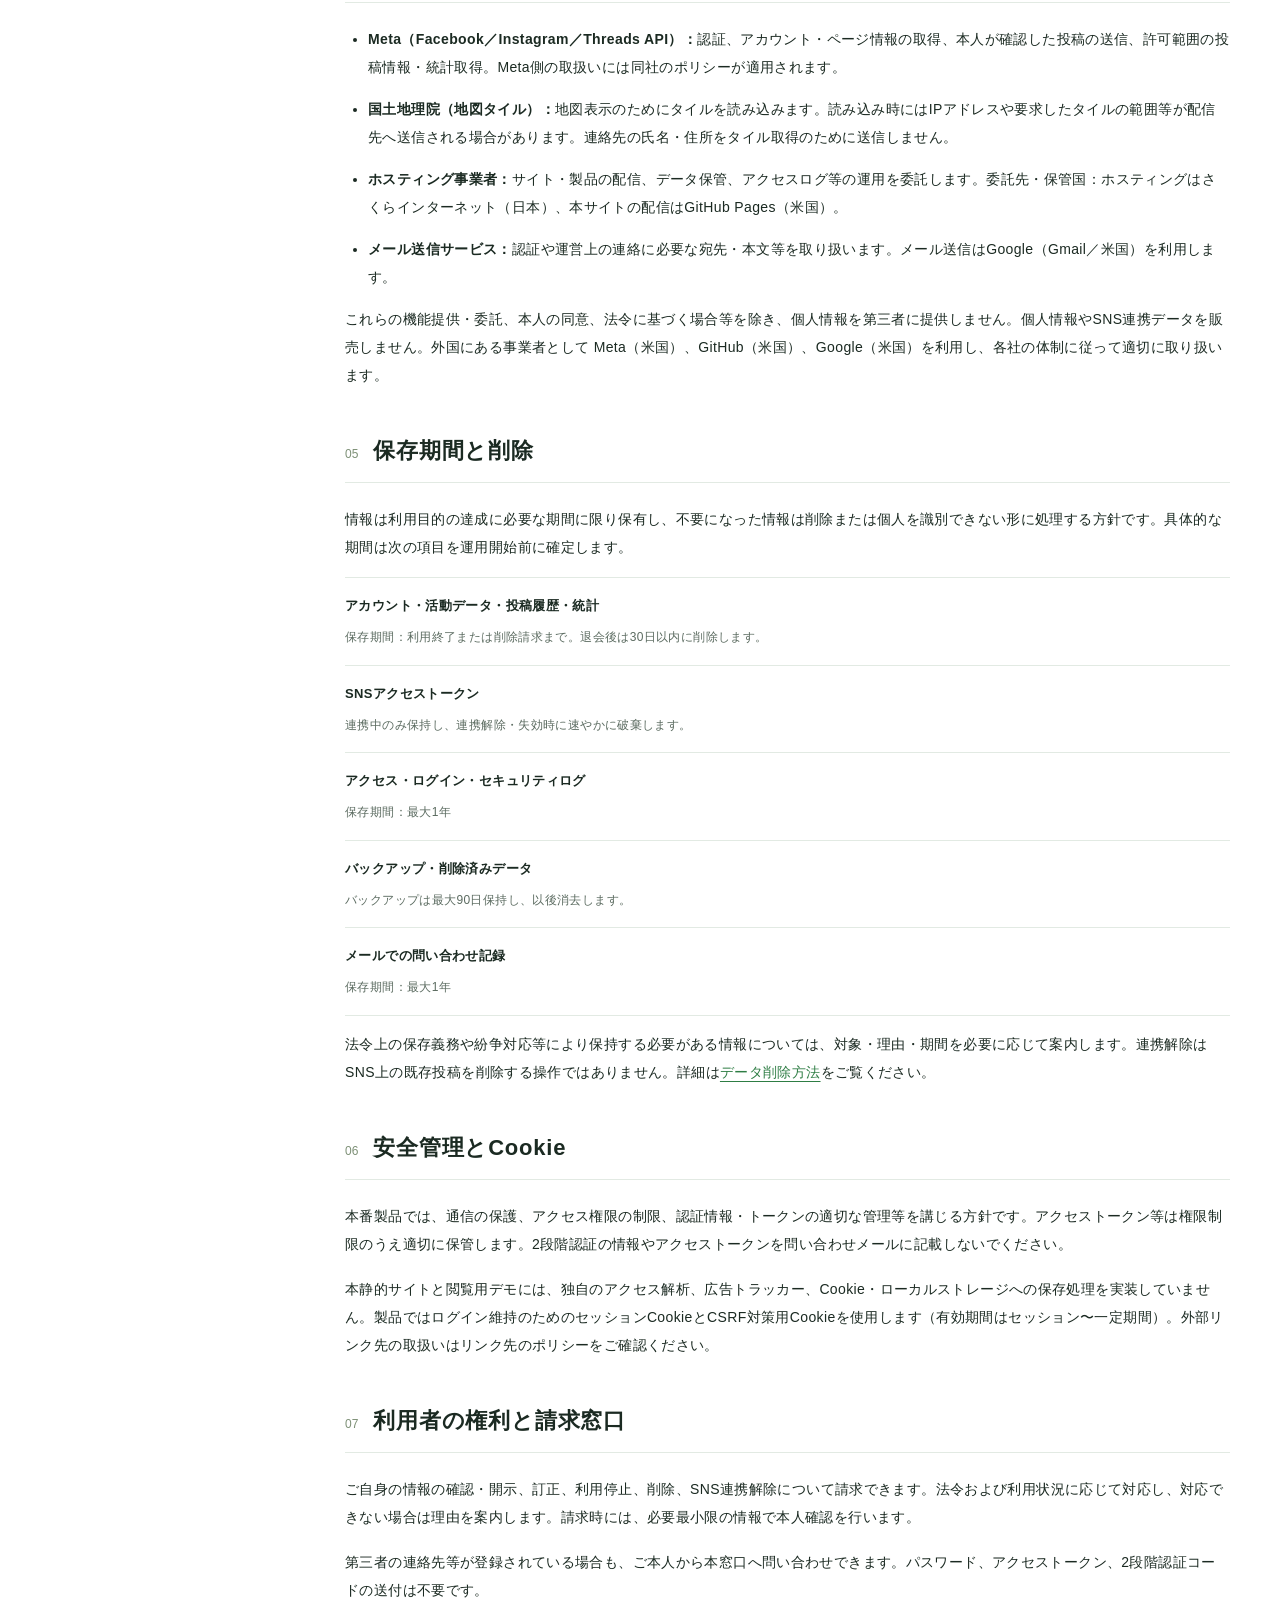
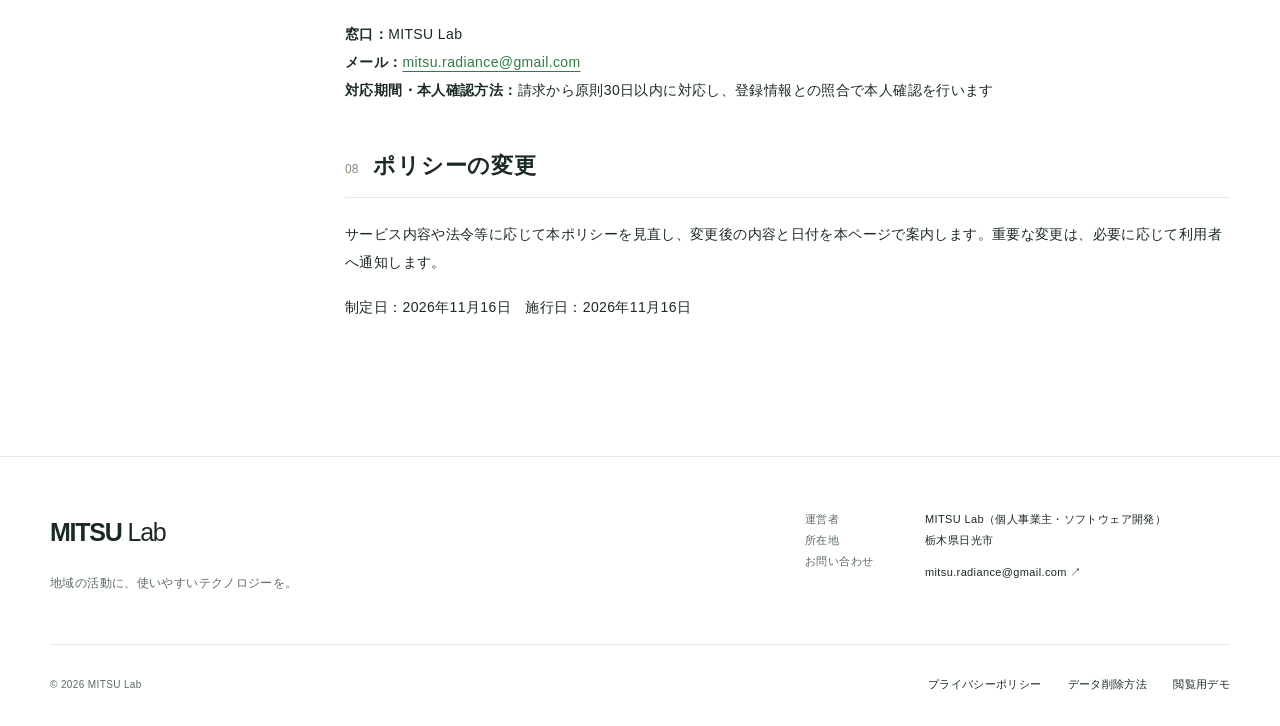
<file: privacy.html>
<!doctype html><html lang="ja"><head><meta charset="UTF-8"><meta name="viewport" content="width=device-width, initial-scale=1"><meta name="description" content="お預かりする情報と、その使い方について。"><meta name="theme-color" content="#2e7d44"><title>プライバシーポリシー | MITSU Lab</title><link rel="stylesheet" href="style.css"><link rel="icon" href="data:image/svg+xml,%3Csvg xmlns='http://www.w3.org/2000/svg' viewBox='0 0 32 32'%3E%3Crect width='32' height='32' rx='8' fill='%232e7d44'/%3E%3Ctext x='6' y='24' font-size='25' fill='white'%3Em%3C/text%3E%3C/svg%3E"></head><body><a class="skip" href="#main">本文へ移動</a><header class="header"><div class="wrap nav"><a class="brand" href="index.html" aria-label="MITSU Lab ホーム"><span class="brand-mark" aria-hidden="true">m<span>↗</span></span>MITSU <b>Lab</b><i>SOFTWARE STUDIO</i></a><nav aria-label="メインナビゲーション"><a href="index.html#about">私たちについて</a><a href="index.html#products">製品</a><a href="index.html#connection">SNS連携</a><a class="nav-cta" href="demo.html">デモを体験 <span aria-hidden="true">↗</span></a></nav></div></header><main id="main"><div class="wrap legal-hero"><a class="breadcrumb" href="index.html">ホーム /</a><p class="eyebrow">PRIVACY POLICY</p><h1>プライバシーポリシー</h1><p>お預かりする情報と、その使い方について。</p></div><div class="wrap legal-layout"><aside class="toc"><p>このページの内容</p><nav aria-label="目次"><a href="#scope"><span>01</span>適用範囲と運営者</a><a href="#collection"><span>02</span>取得する情報と利用目的</a><a href="#social"><span>03</span>SNS連携と投稿</a><a href="#sharing"><span>04</span>外部サービスとの連携・提供</a><a href="#retention"><span>05</span>保存期間と削除</a><a href="#security"><span>06</span>安全管理とCookie</a><a href="#rights"><span>07</span>利用者の権利と請求窓口</a><a href="#updates"><span>08</span>ポリシーの変更</a></nav></aside><div class="legal-body"><section id="scope" class="legal-section"><h2><span>01</span>適用範囲と運営者</h2><p>本ポリシーは、MITSU Lab（個人事業主）が提供するソフトウェアおよび「政治家ICT」における個人情報・利用データの取扱いを説明します。運営者はMITSU Lab、所在地は栃木県日光市、連絡先は<a href="mailto:mitsu.radiance@gmail.com">mitsu.radiance@gmail.com</a>です。</p><p>本サイトの閲覧用デモに入力した内容はページ上の一時的な表示にのみ使用し、MITSU LabのサーバーやSNSへ送信しません。ページを再読み込みすると初期状態に戻ります。サイト配信先でのアクセスログ等の取扱いは下記の技術情報に含まれます。</p></section><section id="collection" class="legal-section"><h2><span>02</span>取得する情報と利用目的</h2><div class="table-scroll" tabindex="0" role="region" aria-label="取得情報と利用目的"><table><thead><tr><th scope="col">区分</th><th scope="col">対象となる情報</th><th scope="col">目的</th></tr></thead><tbody><tr><th scope="row">アカウント情報</th><td>ユーザー名、メールアドレス、役割・権限、2段階認証の設定・認証に必要な情報</td><td>認証、アクセス権限管理、不正利用防止、必要な連絡</td></tr><tr><th scope="row">SNS連携情報</th><td>アクセストークン、SNSアカウントID・表示名、投稿内容・画像等、投稿結果、許可された範囲の投稿統計</td><td>連携先の識別、本人が確認した投稿の送信、投稿状況の表示</td></tr><tr><th scope="row">活動データ</th><td>イベント情報、地図ピン、連絡先・宛先の氏名と住所、現在地GPS</td><td>活動情報の管理、地図表示、宛先管理、本人が利用する位置情報機能</td></tr><tr><th scope="row">技術情報</th><td>IPアドレス、ログイン履歴、操作・エラーログ、Cookie等</td><td>安全な運用、障害調査、セッション維持、不正アクセス対策</td></tr></tbody></table></div><p>現在地GPSは、利用者が位置情報機能を使用し、端末・ブラウザー上で許可した場合に取り扱います。利用者は端末等の設定から許可を取り消せます。現在地GPSは地図表示・経路案内のために一時的に利用し、サーバーに個人の位置情報として保存しません（掲示場の「位置調整」で保存する座標は掲示場の位置であり、個人の現在地ではありません）。</p><p>連絡先の登録では、利用者が適切な権限を持つ情報を扱ってください。政治的な支持・不支持の記録や推定を目的とするデータ項目は設けません。情報を政治広告の配信やターゲティングに利用しません。</p></section><section id="social" class="legal-section"><h2><span>03</span>SNS連携と投稿</h2><p>利用者自身がMetaの認証画面で許可した範囲で、本人が管理するFacebookページ、Instagramプロアカウント、Threadsアカウントに接続します。利用者が投稿文・画像等と投稿先を確認し、投稿操作を行った場合に、必要なデータをMetaのAPIへ送信します。</p><p>アクセストークンは連携機能の提供に使用します。SNSのパスワードを直接取得することはありません。連携に用いる権限と目的は<a href="index.html#connection">SNS連携の説明</a>に記載しています。通常投稿を支援するもので、政治広告の配信・購入は行いません。</p></section><section id="sharing" class="legal-section"><h2><span>04</span>外部サービスとの連携・提供</h2><ul><li><strong>Meta（Facebook／Instagram／Threads API）：</strong>認証、アカウント・ページ情報の取得、本人が確認した投稿の送信、許可範囲の投稿情報・統計取得。Meta側の取扱いには同社のポリシーが適用されます。</li><li><strong>国土地理院（地図タイル）：</strong>地図表示のためにタイルを読み込みます。読み込み時にはIPアドレスや要求したタイルの範囲等が配信先へ送信される場合があります。連絡先の氏名・住所をタイル取得のために送信しません。</li><li><strong>ホスティング事業者：</strong>サイト・製品の配信、データ保管、アクセスログ等の運用を委託します。委託先・保管国：ホスティングはさくらインターネット（日本）、本サイトの配信はGitHub Pages（米国）。</li><li><strong>メール送信サービス：</strong>認証や運営上の連絡に必要な宛先・本文等を取り扱います。メール送信はGoogle（Gmail／米国）を利用します。</li></ul><p>これらの機能提供・委託、本人の同意、法令に基づく場合等を除き、個人情報を第三者に提供しません。個人情報やSNS連携データを販売しません。外国にある事業者として Meta（米国）、GitHub（米国）、Google（米国）を利用し、各社の体制に従って適切に取り扱います。</p></section><section id="retention" class="legal-section"><h2><span>05</span>保存期間と削除</h2><p>情報は利用目的の達成に必要な期間に限り保有し、不要になった情報は削除または個人を識別できない形に処理する方針です。具体的な期間は次の項目を運用開始前に確定します。</p><dl class="retention"><div><dt>アカウント・活動データ・投稿履歴・統計</dt><dd>保存期間：利用終了または削除請求まで。退会後は30日以内に削除します。</dd></div><div><dt>SNSアクセストークン</dt><dd>連携中のみ保持し、連携解除・失効時に速やかに破棄します。</dd></div><div><dt>アクセス・ログイン・セキュリティログ</dt><dd>保存期間：最大1年</dd></div><div><dt>バックアップ・削除済みデータ</dt><dd>バックアップは最大90日保持し、以後消去します。</dd></div><div><dt>メールでの問い合わせ記録</dt><dd>保存期間：最大1年</dd></div></dl><p>法令上の保存義務や紛争対応等により保持する必要がある情報については、対象・理由・期間を必要に応じて案内します。連携解除はSNS上の既存投稿を削除する操作ではありません。詳細は<a href="data-deletion.html">データ削除方法</a>をご覧ください。</p></section><section id="security" class="legal-section"><h2><span>06</span>安全管理とCookie</h2><p>本番製品では、通信の保護、アクセス権限の制限、認証情報・トークンの適切な管理等を講じる方針です。アクセストークン等は権限制限のうえ適切に保管します。2段階認証の情報やアクセストークンを問い合わせメールに記載しないでください。</p><p>本静的サイトと閲覧用デモには、独自のアクセス解析、広告トラッカー、Cookie・ローカルストレージへの保存処理を実装していません。製品ではログイン維持のためのセッションCookieとCSRF対策用Cookieを使用します（有効期間はセッション〜一定期間）。外部リンク先の取扱いはリンク先のポリシーをご確認ください。</p></section><section id="rights" class="legal-section"><h2><span>07</span>利用者の権利と請求窓口</h2><p>ご自身の情報の確認・開示、訂正、利用停止、削除、SNS連携解除について請求できます。法令および利用状況に応じて対応し、対応できない場合は理由を案内します。請求時には、必要最小限の情報で本人確認を行います。</p><p>第三者の連絡先等が登録されている場合も、ご本人から本窓口へ問い合わせできます。パスワード、アクセストークン、2段階認証コードの送付は不要です。</p><p><strong>窓口：</strong>MITSU Lab<br><strong>メール：</strong><a href="mailto:mitsu.radiance@gmail.com">mitsu.radiance@gmail.com</a><br><strong>対応期間・本人確認方法：</strong>請求から原則30日以内に対応し、登録情報との照合で本人確認を行います</p></section><section id="updates" class="legal-section"><h2><span>08</span>ポリシーの変更</h2><p>サービス内容や法令等に応じて本ポリシーを見直し、変更後の内容と日付を本ページで案内します。重要な変更は、必要に応じて利用者へ通知します。</p><p>制定日：2026年11月16日　施行日：2026年11月16日</p></section></div></div></main><footer><div class="wrap"><div class="footer-top"><div><a class="brand" href="index.html">MITSU <b>Lab</b></a><p>地域の活動に、使いやすいテクノロジーを。</p></div><dl class="operator"><div><dt>運営者</dt><dd>MITSU Lab（個人事業主・ソフトウェア開発）</dd></div><div><dt>所在地</dt><dd>栃木県日光市</dd></div><div><dt>お問い合わせ</dt><dd><a href="mailto:mitsu.radiance@gmail.com">mitsu.radiance@gmail.com ↗</a></dd></div></dl></div><div class="footer-bottom"><small>© 2026 MITSU Lab</small><nav aria-label="ポリシー"><a href="privacy.html">プライバシーポリシー</a><a href="data-deletion.html">データ削除方法</a><a href="demo.html">閲覧用デモ</a></nav></div></div></footer></body></html>
</file>
<file: style.css>
:root{--ink:#1b2a22;--green:#2e7d44;--green2:#246b39;--muted:#5b6b60;--paper:#ffffff;--soft:#eef5ef;--line:#e2eae3;--accent:#d88a60;--white:#fffefb;--radius:8px}*{box-sizing:border-box}html{scroll-behavior:smooth;scroll-padding-top:110px}body{margin:0;background:var(--paper);color:var(--ink);font-family:-apple-system,BlinkMacSystemFont,"Segoe UI","Noto Sans JP","Hiragino Kaku Gothic ProN","Yu Gothic",Meiryo,sans-serif;font-size:15px;line-height:1.9;letter-spacing:.025em}a{color:inherit;text-decoration:none}button,input,textarea{font:inherit}a,button,input,textarea{-webkit-tap-highlight-color:transparent}button,a,input{touch-action:manipulation}a:focus-visible,button:focus-visible,input:focus-visible,textarea:focus-visible,[tabindex]:focus-visible{outline:3px solid #bb613c;outline-offset:5px}button{cursor:pointer}p{margin:0 0 1.2em}h1,h2,h3{font-feature-settings:"palt";margin:0;line-height:1.5;letter-spacing:.035em}h1{font-weight:750}h2{font-size:clamp(25px,2.6vw,36px);font-weight:700}h3{font-size:20px}small,.caption{font-size:12px;line-height:1.9;color:var(--muted)}.wrap{width:min(1180px,calc(100% - 88px));margin-inline:auto}.header{position:sticky;top:0;background:#fafbf6f5;backdrop-filter:blur(12px);z-index:10;border-bottom:1px solid var(--line)}.nav{height:95px;display:flex;align-items:center;justify-content:space-between;gap:24px}.brand{display:inline-flex;align-items:center;gap:6px;font-size:25px;letter-spacing:-.05em;font-weight:750;white-space:nowrap;min-height:44px}.brand b{font-weight:400}.brand i{font-size:8px;line-height:1.4;letter-spacing:.14em;font-style:normal;max-width:60px;margin-left:12px;white-space:normal;font-weight:600}.brand-mark{background:var(--green);color:var(--paper);width:35px;height:35px;border-radius:9px;font-size:28px;line-height:32px;text-align:center;margin-right:6px;position:relative}.brand-mark span{position:absolute;font-size:16px;top:-5px;right:1px}.nav nav{display:flex;align-items:center;gap:32px;font-size:12px;font-weight:600}.nav nav a{min-height:44px;display:flex;align-items:center}.nav nav .nav-cta{background:var(--green);color:var(--white);padding:5px 20px;border-radius:4px;gap:22px}.nav a:hover,.text-link:hover,footer a:hover{color:var(--green2);text-decoration:underline;text-underline-offset:5px}.nav .nav-cta:hover{background:var(--green2);color:white}.skip{position:fixed;top:-100px;left:12px;background:var(--green);color:white;padding:12px;z-index:100}.skip:focus{top:10px}.hero{display:grid;grid-template-columns:1fr 1fr;align-items:center;gap:20px;min-height:650px;padding-top:50px;padding-bottom:54px}.eyebrow{font-size:11px;font-weight:700;letter-spacing:.16em;line-height:1.7;margin-bottom:24px;display:block}.dot{display:inline-block;width:7px;height:7px;background:var(--green2);border-radius:50%;margin-right:9px}.hero h1{font-size:clamp(38px,4.1vw,57px);line-height:1.5;letter-spacing:.025em}.hero h1 span{color:var(--green2)}.hero-lead{font-size:15px;margin:25px 0 27px;line-height:2.1}.actions{display:flex;align-items:center;gap:28px}.button{display:inline-flex;align-items:center;justify-content:space-between;gap:32px;border:1px solid var(--green);background:var(--green);color:white;padding:13px 23px;min-height:50px;border-radius:4px;font-size:13px;font-weight:600;line-height:1.8;text-align:center;transition:background .15s,transform .15s}.button:hover{background:var(--green2);transform:translateY(-1px)}.button:disabled{cursor:not-allowed;background:#dce2d7;color:#60705d;border-color:#dce2d7;transform:none}.text-link{display:inline-flex;align-items:center;min-height:44px;font-size:13px;font-weight:600}.hero .caption{margin:18px 0 0;font-size:11px}.hero-visual{position:relative;min-width:0}.hero-art{width:100%;height:auto;display:block}.art-note{display:flex;justify-content:space-between;font-size:8px;letter-spacing:.12em;color:var(--muted);border-top:1px solid var(--line);padding-top:12px;margin:0 30px}.ticker{background:var(--green);color:var(--paper)}.ticker .wrap{display:flex;align-items:center;justify-content:space-between;min-height:68px;font-size:13px;letter-spacing:.08em}.ticker span:nth-child(even){opacity:.5;font-size:20px}.section{padding-block:100px}.about{display:grid;grid-template-columns:1fr 1fr;gap:9%}.about h2{font-size:34px;line-height:1.7}.about-copy{padding-top:7px}.large-copy{font-size:23px;font-weight:600;line-height:1.7;margin-bottom:26px}.about-copy>p:not(.large-copy){color:var(--muted);font-size:14px}.product-section{background:var(--soft);border-block:1px solid var(--line)}.section-heading{display:flex;justify-content:space-between;align-items:flex-end;gap:30px;margin-bottom:45px}.section-heading .eyebrow{margin-bottom:15px}.outlined-label{border:1px solid #a8baaa;border-radius:30px;font-size:11px;padding:7px 17px;white-space:nowrap;display:inline-block}.product-feature{background:var(--paper);padding:46px;display:grid;grid-template-columns:.85fr 1.15fr;gap:45px;border:1px solid var(--line);border-radius:8px;overflow:hidden}.product-number{font-size:10px;letter-spacing:.13em;margin-bottom:14px;color:var(--muted)}.product-description h3{font-size:38px;line-height:1.5}.product-description h3 span{display:block;font-size:14px;font-weight:500;margin:10px 0 22px}.product-description>p{font-size:13px;color:var(--muted);margin-bottom:24px}.product-board{background:var(--white);box-shadow:0 12px 35px #214b3210;border:1px solid #d4decd;border-radius:6px;align-self:center;overflow:hidden;transform:rotate(-1deg)}.board-bar{background:var(--green);color:white;padding:12px 16px;display:flex;justify-content:space-between;font-size:13px}.board-bar>span{font-size:9px;align-self:center;color:#d7e5cd}.board-content{display:grid;grid-template-columns:30% 70%;min-height:245px;font-size:9px}.board-side{background:#edf1e8;padding:20px 10px;display:flex;flex-direction:column;gap:15px}.board-side>b{font-size:7px;letter-spacing:.13em}.board-side span{white-space:nowrap;font-size:8px}.board-side .active{background:#d9e5d2;color:var(--green);padding:7px 3px;margin-left:-3px;border-radius:4px}.board-main{padding:18px}.board-main>p{font-size:12px;font-weight:600;margin-bottom:10px}.mini-stats{display:grid;grid-template-columns:1fr 1fr;gap:10px;margin-bottom:12px}.mini-stats div{border:1px solid var(--line);padding:8px;border-radius:4px}.mini-stats span,.mini-stats b{display:block;font-size:8px}.mini-stats b{font-size:11px}.map-art{height:130px;position:relative;background:#dfead7;overflow:hidden;border-radius:3px}.map-art:before,.map-art:after,.map-art i{content:"";position:absolute;background:var(--paper);width:160%;height:10px;left:-20%;top:40%;transform:rotate(-30deg)}.map-art:after{transform:rotate(60deg);left:0}.map-art i:nth-child(1){top:80%;transform:rotate(25deg)}.map-art i:nth-child(2){top:3%;transform:rotate(25deg)}.pin{position:absolute;color:var(--green);font-size:21px;text-shadow:0 3px white;top:28%;left:35%}.pin.p2{color:#c7734a;top:50%;left:68%}.map-label{position:absolute;bottom:5px;left:7px;background:#fffefbde;padding:2px 7px;font-size:7px}.map-label small{font-size:6px}.feature-grid{display:grid;grid-template-columns:repeat(3,1fr);gap:42px;margin-top:45px}.feature-grid article{border-top:1px solid #bdcdbb;padding-top:23px}.icon{display:inline-flex;width:36px;height:36px;border:1px solid #b8cbb7;align-items:center;justify-content:center;border-radius:50%;font-size:21px;margin-bottom:18px}.feature-grid h3{font-size:17px;margin-bottom:12px}.feature-grid p{font-size:13px;color:var(--muted);margin:0}.heading-description{font-size:13px;color:var(--muted);margin:0;line-height:2}.social-intro{border-top:1px solid var(--line);padding-top:28px;display:flex;align-items:center;gap:30px;margin-bottom:38px}.social-intro>div{display:flex;gap:10px}.social-intro p{font-size:14px;margin:0;max-width:800px}.social-circle{height:42px;width:42px;display:inline-flex;align-items:center;justify-content:center;border:1px solid #b6c7b2;background:#eff3e9;border-radius:50%;font:600 25px Georgia,serif;color:var(--green);flex-shrink:0}.steps{display:grid;grid-template-columns:repeat(3,1fr);gap:30px;margin:25px 0}.steps article{padding:26px;background:var(--soft);border-radius:5px}.steps article>span{font-size:28px;font-weight:350;display:block;color:#617d65;margin-bottom:16px}.steps h3{font-size:17px;margin-bottom:9px}.steps p{font-size:13px;color:var(--muted);margin:0}.notice{border-left:3px solid var(--green);background:#edf2e8;padding:22px 26px;font-size:13px;margin:25px 0}.notice b{display:block;font-size:14px;margin-bottom:5px}.notice p{margin:0}.permissions{margin-top:55px}.permissions h3{font-size:22px;margin-bottom:16px}.permissions>p{color:var(--muted);font-size:13px}.table-scroll{overflow-x:auto;margin:24px 0 16px;border:1px solid var(--line);border-radius:5px}table{border-collapse:collapse;width:100%;text-align:left;font-size:12px;line-height:1.9}th,td{padding:19px 18px;border-bottom:1px solid var(--line);vertical-align:top}thead th{background:var(--soft);font-weight:600}tbody th{font-weight:600;min-width:140px}tbody tr:last-child>*{border-bottom:0}td code{font-size:11px;font-family:ui-monospace,SFMono-Regular,Consolas,monospace;word-break:normal;white-space:nowrap;color:var(--green)}td small,th small{font-size:10px}.data-summary{margin-top:50px;padding:36px;background:#e7eee0;display:grid;grid-template-columns:1.5fr 1fr;gap:50px;border-radius:6px}.data-summary .eyebrow{font-size:9px;margin-bottom:15px}.data-summary h3{font-size:21px;margin-bottom:18px}.data-summary p{font-size:13px;color:var(--muted);margin:0}.policy-links{align-self:center}.policy-links a{display:flex;justify-content:space-between;border-bottom:1px solid #b6c8b3;padding:17px 0;min-height:50px;font-size:13px}.policy-links a:hover{text-decoration:underline}.data-summary+.caption{margin-top:20px}.cta-section{background:var(--green);color:var(--paper)}.cta-inner{display:flex;align-items:center;justify-content:space-between;gap:30px;padding-block:65px}.cta-inner .eyebrow{color:#c5d9be;margin-bottom:17px}.cta-inner h2{font-size:29px;line-height:1.7}.cta-inner p:last-child{font-size:12px;margin:20px 0 0;color:#dae5d2}.button-light{background:var(--paper);color:var(--green);border-color:var(--paper);white-space:nowrap}.button-light:hover{background:#dce8d3}footer{padding:52px 0 20px;border-top:1px solid var(--line)}.footer-top{display:flex;justify-content:space-between;gap:40px;padding-bottom:35px}.footer-top>div>p{font-size:12px;margin:15px 0;color:var(--muted)}.operator{font-size:11px;margin:0;min-width:425px}.operator>div{display:grid;grid-template-columns:110px 1fr;gap:10px}.operator dt{color:var(--muted)}.operator dd{margin:0}.operator a{display:inline-flex;align-items:center;min-height:44px}.footer-bottom{padding-top:17px;border-top:1px solid var(--line);display:flex;justify-content:space-between;align-items:center;gap:20px}.footer-bottom small{font-size:10px}.footer-bottom nav{display:flex;gap:26px;font-size:11px}.footer-bottom nav a{display:inline-flex;align-items:center;min-height:44px}.mobile-only{display:none}.legal-hero{padding-block:45px 50px;border-bottom:1px solid var(--line)}.breadcrumb{display:inline-flex;min-height:44px;align-items:center;font-size:11px;color:var(--muted);margin-bottom:20px}.legal-hero .eyebrow{margin-bottom:15px}.legal-hero h1{font-size:38px;margin-bottom:18px}.legal-hero>p:last-child{font-size:14px;color:var(--muted);margin:0}.legal-layout{display:grid;grid-template-columns:230px minmax(0,1fr);gap:65px;padding-block:48px 90px}.toc{align-self:start;position:sticky;top:130px;font-size:12px}.toc>p{font-size:10px;color:var(--muted);letter-spacing:.1em}.toc nav{display:flex;flex-direction:column}.toc a{display:flex;align-items:center;gap:14px;min-height:47px;border-bottom:1px solid var(--line);font-size:11px}.toc a span{color:#73846d;font-size:10px}.toc a:hover{text-decoration:underline}.legal-body{min-width:0;font-size:14px}.policy-draft{background:#f2eee1;border:1px solid #ded4ba;padding:23px 26px;margin-bottom:42px;border-radius:5px;font-size:12px;color:#5c543f}.policy-draft b{font-size:13px}.policy-draft p{margin:8px 0 0}.legal-section{margin-bottom:45px;scroll-margin-top:125px}.legal-section h2{font-size:22px;border-bottom:1px solid var(--line);padding-bottom:15px;margin-bottom:22px;display:flex;align-items:baseline;gap:15px}.legal-section h2>span{font-size:12px;color:#7d9076;letter-spacing:0;font-weight:400}.legal-section p,.legal-section li{line-height:2}.legal-body p a,.legal-body li a{color:var(--green);text-decoration:underline;text-underline-offset:4px;overflow-wrap:anywhere}.legal-section ul{padding-left:23px}.legal-section li{margin-bottom:14px}.legal-body table{min-width:620px;font-size:11px}.legal-body td,.legal-body th{padding:14px}.retention{border-top:1px solid var(--line)}.retention>div{padding:16px 0;border-bottom:1px solid var(--line)}.retention dt{font-size:13px;font-weight:600}.retention dd{font-size:12px;color:var(--muted);margin:7px 0 0}.request-steps{padding-left:25px}.request-steps li{padding-left:10px}.request-steps h3{font-size:16px;margin-bottom:10px}.demo-heading{display:flex;align-items:center;justify-content:space-between;gap:25px;padding-block:50px 30px}.demo-heading .eyebrow{margin-bottom:15px}.demo-heading h1{font-size:33px}.demo-heading p:last-child{font-size:13px;color:var(--muted);margin:15px 0 0}.demo-banner{display:flex;align-items:flex-start;background:#eaf0e2;border:1px solid #cbd9c0;padding:16px 22px;border-radius:5px;margin-bottom:24px;font-size:12px}.demo-banner .dot{flex-shrink:0;margin-top:10px}.demo-banner p{margin:0}.demo-shell{display:grid;grid-template-columns:260px minmax(0,1fr);border:1px solid var(--line);border-radius:8px;background:var(--white);overflow:hidden;min-height:650px;box-shadow:0 15px 50px #1d4a2d06}.demo-sidebar{padding:30px 24px;background:var(--soft);border-right:1px solid var(--line)}.demo-product{font-size:21px;font-weight:700;display:block}.demo-product small{display:block;font-size:8px;letter-spacing:.13em}.progress{padding:0;list-style:none;margin:45px 0 100px}.progress li{display:flex;gap:14px;align-items:center;padding-bottom:32px;position:relative;color:#64735e;font-size:12px}.progress li:after{content:"";position:absolute;left:15px;top:38px;bottom:6px;width:1px;background:#c6d3be}.progress li:last-child:after{display:none}.progress li>span{display:flex;align-items:center;justify-content:center;width:31px;height:31px;border:1px solid #c2cfbb;border-radius:50%;font-size:11px;flex-shrink:0}.progress li small{display:block;font-size:10px}.progress li.current{color:var(--green);font-weight:700}.progress li.current>span{background:var(--green);color:white;border-color:var(--green)}.progress li.done>span{background:#d1e0c7;color:var(--green);border-color:#d1e0c7}.demo-sidebar-note{font-size:10px;letter-spacing:.13em;color:#6f8365;line-height:2.1}.demo-work{padding:40px 48px;min-width:0}.demo-panel>.eyebrow{font-size:9px;margin-bottom:15px}.demo-panel h2{font-size:26px;margin-bottom:15px}.demo-panel>p{font-size:12px;color:var(--muted)}.platform-options{padding:0;border:0;margin:25px 0 16px;display:flex;flex-direction:column;gap:10px}.platform-options legend{font-size:11px;margin-bottom:10px}.platform-options label{display:flex;align-items:center;gap:15px;border:1px solid var(--line);padding:15px;border-radius:6px;cursor:pointer}.platform-options label:has(input:checked){border-color:var(--green);background:#f0f5e9}.platform-options input{accent-color:var(--green);width:16px;height:16px;flex-shrink:0}.platform-options b{font-size:15px}.platform-options small{display:block;font-size:11px}.small-note{background:#f4f5ee;padding:12px 15px;font-size:11px!important;overflow-wrap:anywhere;border-radius:4px}.mock-account{display:flex;gap:13px;align-items:center;padding:20px 0}.mock-account b{font-size:12px}.mock-account small{display:block;font-size:10px}.avatar{width:35px;height:35px;border-radius:50%;background:#d5e5cb;display:flex;align-items:center;justify-content:center;font-weight:700;font-size:14px;flex-shrink:0}.panel-actions{display:flex;justify-content:space-between;align-items:center;gap:18px;margin-top:25px;padding-top:24px;border-top:1px solid var(--line)}.panel-actions .caption{font-size:10px}.back-button{background:none;border:0;color:var(--green);font-size:12px;min-height:44px;padding:5px 0;text-align:left}.back-button:hover{text-decoration:underline}.field-label{display:block;font-size:13px;font-weight:600;margin:25px 0 10px}.field-label span{font-weight:400;font-size:10px;margin-left:10px;color:#85512e}textarea{width:100%;resize:vertical;border:1px solid #b6c4ae;border-radius:5px;background:#fffefb;padding:18px;font-size:13px;line-height:2;min-height:220px;color:var(--ink)}.input-meta{display:flex;justify-content:space-between;gap:15px;font-size:10px;color:var(--muted);margin-top:7px}.connected-badge{display:inline-block;color:var(--green);font-size:10px;background:#eaf1e3;padding:3px 8px;margin-right:5px;border-radius:3px}.sample-media{border:1px solid var(--line);border-radius:5px;margin-top:22px;display:flex;align-items:center;gap:18px;padding:16px}.sample-media b{font-size:12px}.sample-media p{font-size:10px;margin:2px 0 3px;color:var(--muted)}.sample-thumbnail{width:80px;height:80px;background:linear-gradient(155deg,#d8e8cd 50%,#89a27f 50%);display:flex;justify-content:center;align-items:center;font-size:35px;flex-shrink:0}.check-label{font-size:12px;display:flex;align-items:center;gap:10px;min-height:44px;cursor:pointer}.check-label input{accent-color:var(--green);width:18px;height:18px;flex-shrink:0}.post-preview{max-width:460px;margin:25px auto;border:1px solid var(--line);border-radius:7px;overflow:hidden}.post-head{display:flex;align-items:center;gap:10px;padding:16px}.post-head b{font-size:12px}.post-head small{display:block;font-size:10px}.post-dots{margin-left:auto}.post-preview>p{white-space:pre-wrap;overflow-wrap:anywhere;padding:0 18px;font-size:13px;line-height:1.9}.landscape{height:210px;background:#dfead6;position:relative;overflow:hidden}.sun{position:absolute;top:25px;right:48px;width:34px;height:34px;background:#efc18b;border-radius:50%}.hill{position:absolute;width:430px;height:290px;background:#9ab48c;border-radius:50%;bottom:-195px;left:-60px;transform:rotate(-15deg)}.hill.h2{left:150px;bottom:-180px;background:#6c8e65}.tree{position:absolute;font-size:100px;line-height:1;bottom:20px;color:#325d44}.tree.t1{left:55px}.tree.t2{right:80px;font-size:70px;bottom:35px}.landscape-label{position:absolute;bottom:10px;left:14px;color:white;font-size:8px;letter-spacing:.12em;background:#284f3bcc;padding:2px 7px}.preview-footer{font-size:9px;padding:13px 16px;color:var(--muted);border-top:1px solid var(--line)}.confirm{justify-content:center;font-size:11px}.completion{padding-block:55px;text-align:center}.success-icon{margin:0 auto 25px;display:flex;align-items:center;justify-content:center;width:75px;height:75px;border-radius:50%;background:#e4efdc;font-size:34px;color:var(--green)}.completion h2{font-size:26px}.completion .result-card{padding:25px;background:var(--soft);border-radius:5px;margin:30px 0}.result-card>span,.result-card>b,.result-card>small{display:block;font-size:11px}.result-card>b{font-size:13px;margin:10px 0}.completion>.text-link{display:flex;justify-content:center;margin-top:20px}.error{color:#a13e2c!important;font-weight:600}.demo-bottom{display:flex;justify-content:space-between;align-items:center;gap:20px;font-size:10px;color:var(--muted);margin:20px 0 70px}.demo-bottom>div{display:flex;gap:20px}.demo-bottom a{display:inline-flex;align-items:center;min-height:44px}[hidden]{display:none!important}.sr-only{position:absolute;width:1px;height:1px;padding:0;overflow:hidden;clip:rect(0,0,0,0);white-space:nowrap;border:0}
@media(min-width:1450px){.hero{min-height:710px}}@media(max-width:1050px){.wrap{width:calc(100% - 56px)}.nav nav{gap:20px}.brand i{display:none}.hero{min-height:590px;gap:0}.hero h1{font-size:43px}.hero-lead{font-size:14px}.hero-visual{margin-right:-15px}.hero .actions{gap:18px}.product-feature{gap:25px;padding:30px}.product-description h3{font-size:32px}.board-side span{font-size:6px}.board-content{grid-template-columns:27% 73%}.legal-layout{grid-template-columns:180px minmax(0,1fr);gap:35px}.demo-shell{grid-template-columns:220px minmax(0,1fr)}.demo-sidebar{padding:26px 18px}.demo-work{padding:35px 30px}.data-summary{gap:30px}.operator{min-width:380px}}
@media(max-width:760px){html{scroll-padding-top:100px}.wrap{width:calc(100% - 40px)}.nav{height:auto;min-height:86px;gap:10px;flex-wrap:wrap;padding-block:10px}.brand{font-size:22px}.brand-mark{width:30px;height:30px;font-size:25px;line-height:28px}.nav nav{gap:17px;font-size:10px}.nav nav>a:nth-child(1){display:none}.nav nav .nav-cta{padding:2px 12px;gap:12px;min-height:44px}.nav nav a{min-height:44px}.hero{grid-template-columns:1fr;padding-block:40px 25px;gap:20px;min-height:0}.hero .eyebrow{font-size:9px;margin-bottom:18px}.hero h1{font-size:clamp(35px,7.9vw,48px);line-height:1.5}.hero-lead{font-size:14px;margin:23px 0}.hero-art{max-width:540px;margin:auto}.hero-visual{margin:0 -8px}.art-note{font-size:7px;margin-inline:24px}.hero .caption{font-size:10px}.ticker .wrap{min-height:58px;font-size:10px;gap:8px;letter-spacing:0}.ticker span:nth-child(even){font-size:15px}.section{padding-block:62px}.about{grid-template-columns:1fr;gap:30px}.eyebrow{font-size:10px;margin-bottom:16px}.about h2{font-size:28px;line-height:1.7}.large-copy{font-size:21px}.about-copy{padding:0}.about-copy>p:last-child{margin-bottom:0}.section-heading{display:block;margin-bottom:28px}.section-heading h2{font-size:25px}.section-heading .outlined-label{margin-top:18px}.product-feature{grid-template-columns:1fr;padding:25px;gap:30px}.product-description h3{font-size:32px}.product-description h3 span{font-size:12px}.product-board{transform:none}.board-content{grid-template-columns:28% 72%;min-height:230px}.board-side span{font-size:7px}.board-main{padding:15px 12px}.board-main>p{font-size:11px}.feature-grid{grid-template-columns:1fr;gap:24px;margin-top:30px}.feature-grid article{padding-top:20px;display:grid;grid-template-columns:40px 1fr;column-gap:15px}.feature-grid .icon{grid-row:1/3;margin:0}.feature-grid h3{margin-bottom:9px}.feature-grid p{font-size:12px}.heading-description{margin-top:18px;font-size:12px}.social-intro{display:block;padding-top:25px}.social-intro>div{margin-bottom:20px}.social-intro p{font-size:13px}.steps{grid-template-columns:1fr;gap:12px}.steps article{padding:22px;display:grid;grid-template-columns:35px 1fr;column-gap:18px}.steps article>span{grid-row:1/3;margin:0;font-size:24px}.steps article h3{font-size:16px}.steps article p{font-size:12px}.notice{padding:18px;font-size:12px}.permissions{margin-top:38px}.permissions h3{font-size:20px}.permissions>p{font-size:12px}.permissions table{min-width:730px}th,td{padding:15px}.data-summary{grid-template-columns:1fr;padding:25px;gap:20px;margin-top:35px}.data-summary h3{font-size:19px}.data-summary p{font-size:12px}.data-summary .eyebrow{font-size:8px}.cta-inner{display:block;padding-block:48px}.cta-inner h2{font-size:23px}.cta-inner .button{margin-top:28px}.footer-top{display:block;padding-bottom:25px}.operator{margin-top:25px;min-width:0;font-size:10px}.operator>div{grid-template-columns:82px 1fr;gap:8px}.operator dd{overflow-wrap:anywhere}.footer-bottom{display:block}.footer-bottom nav{gap:18px;flex-wrap:wrap;font-size:10px;margin-top:10px}.legal-hero{padding-block:25px 35px}.legal-hero h1{font-size:29px}.legal-hero>p:last-child{font-size:13px}.legal-layout{grid-template-columns:1fr;padding-block:25px 50px;gap:32px}.toc{position:static}.toc>p{margin-bottom:8px}.toc nav{display:grid;grid-template-columns:1fr 1fr;column-gap:16px}.toc a{font-size:10px;gap:8px}.policy-draft{padding:20px;font-size:11px}.legal-body{font-size:13px}.legal-section h2{font-size:20px;gap:10px}.legal-section{margin-bottom:35px}.request-steps{padding-left:20px}.demo-heading{display:block;padding-block:30px 20px}.demo-heading h1{font-size:25px}.demo-heading .eyebrow{font-size:8px}.demo-heading .outlined-label{margin-top:15px;font-size:10px}.demo-banner{padding:15px;font-size:11px}.demo-shell{grid-template-columns:1fr;min-height:0}.demo-sidebar{border-right:0;border-bottom:1px solid var(--line);padding:20px 15px 15px}.demo-product{font-size:17px}.demo-product small{display:inline;font-size:7px;margin-left:12px}.progress{display:flex;justify-content:space-between;margin:24px 0 0;gap:7px}.progress li{display:block;padding-bottom:0;font-size:9px;flex:1}.progress li:after{display:none}.progress li>span{width:25px;height:25px;font-size:10px;margin-bottom:8px}.progress li small{display:none}.demo-sidebar-note{display:none}.demo-work{padding:27px 20px}.demo-panel h2{font-size:21px}.demo-panel>p{font-size:11px}.platform-options label{padding:12px;gap:10px}.platform-options .social-circle{width:34px;height:34px;font-size:21px}.platform-options b{font-size:14px}.platform-options small{font-size:9px}.panel-actions{align-items:flex-start;flex-direction:column;gap:12px;padding-top:20px}.panel-actions .button{align-self:stretch;justify-content:space-between}.back-button{font-size:11px}.sample-media{gap:12px;padding:12px}.sample-thumbnail{width:60px;height:65px}.sample-media .check-label{font-size:10px;line-height:1.6}.input-meta{font-size:9px}.post-head b{font-size:10px}.post-head small{font-size:9px}.post-preview>p{font-size:12px}.landscape{height:185px}.confirm{font-size:10px;justify-content:flex-start}.completion{padding-block:25px}.completion h2{font-size:22px}.result-card>b{font-size:11px}.demo-bottom{display:block;margin-bottom:40px}.demo-bottom>div{gap:17px;margin-top:9px}.mobile-only{display:block}}
@media(max-width:390px){.nav nav{gap:12px}.nav nav>a:nth-child(2){display:none}.hero .actions{gap:14px}.hero .text-link{font-size:11px}.hero .button{font-size:12px;padding:12px 17px;gap:22px}.hero h1{font-size:34px}.footer-bottom nav{gap:12px}.ticker .wrap{font-size:9px}.art-note span:last-child{display:none}}
@media(prefers-reduced-motion:reduce){html{scroll-behavior:auto}*,*:before,*:after{transition:none!important;animation:none!important}}@media print{.header,.toc,.cta-section,.skip{display:none}.wrap{width:100%}.legal-layout{display:block}.legal-section{break-inside:avoid}.policy-draft{border:1px solid gray}footer{margin-top:30px}.hero{min-height:0}body{font-size:11px}}
</file>
